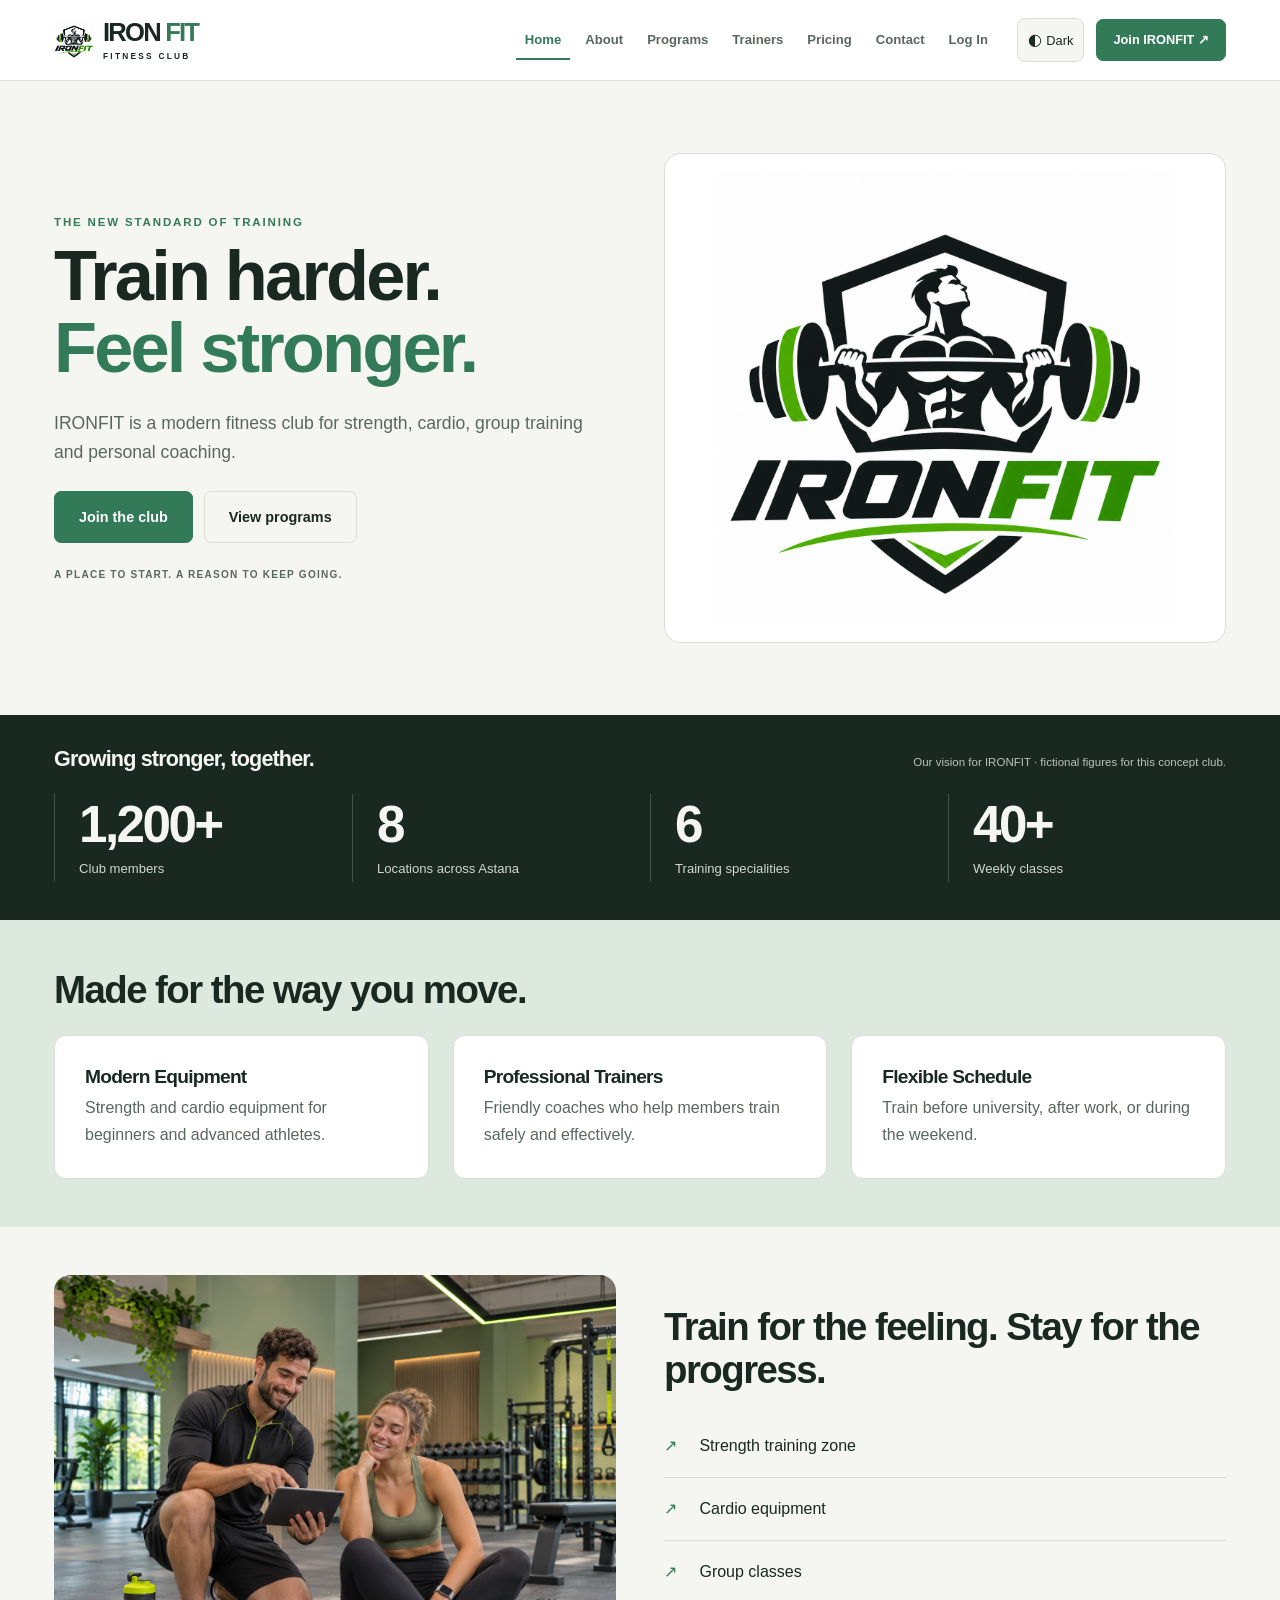
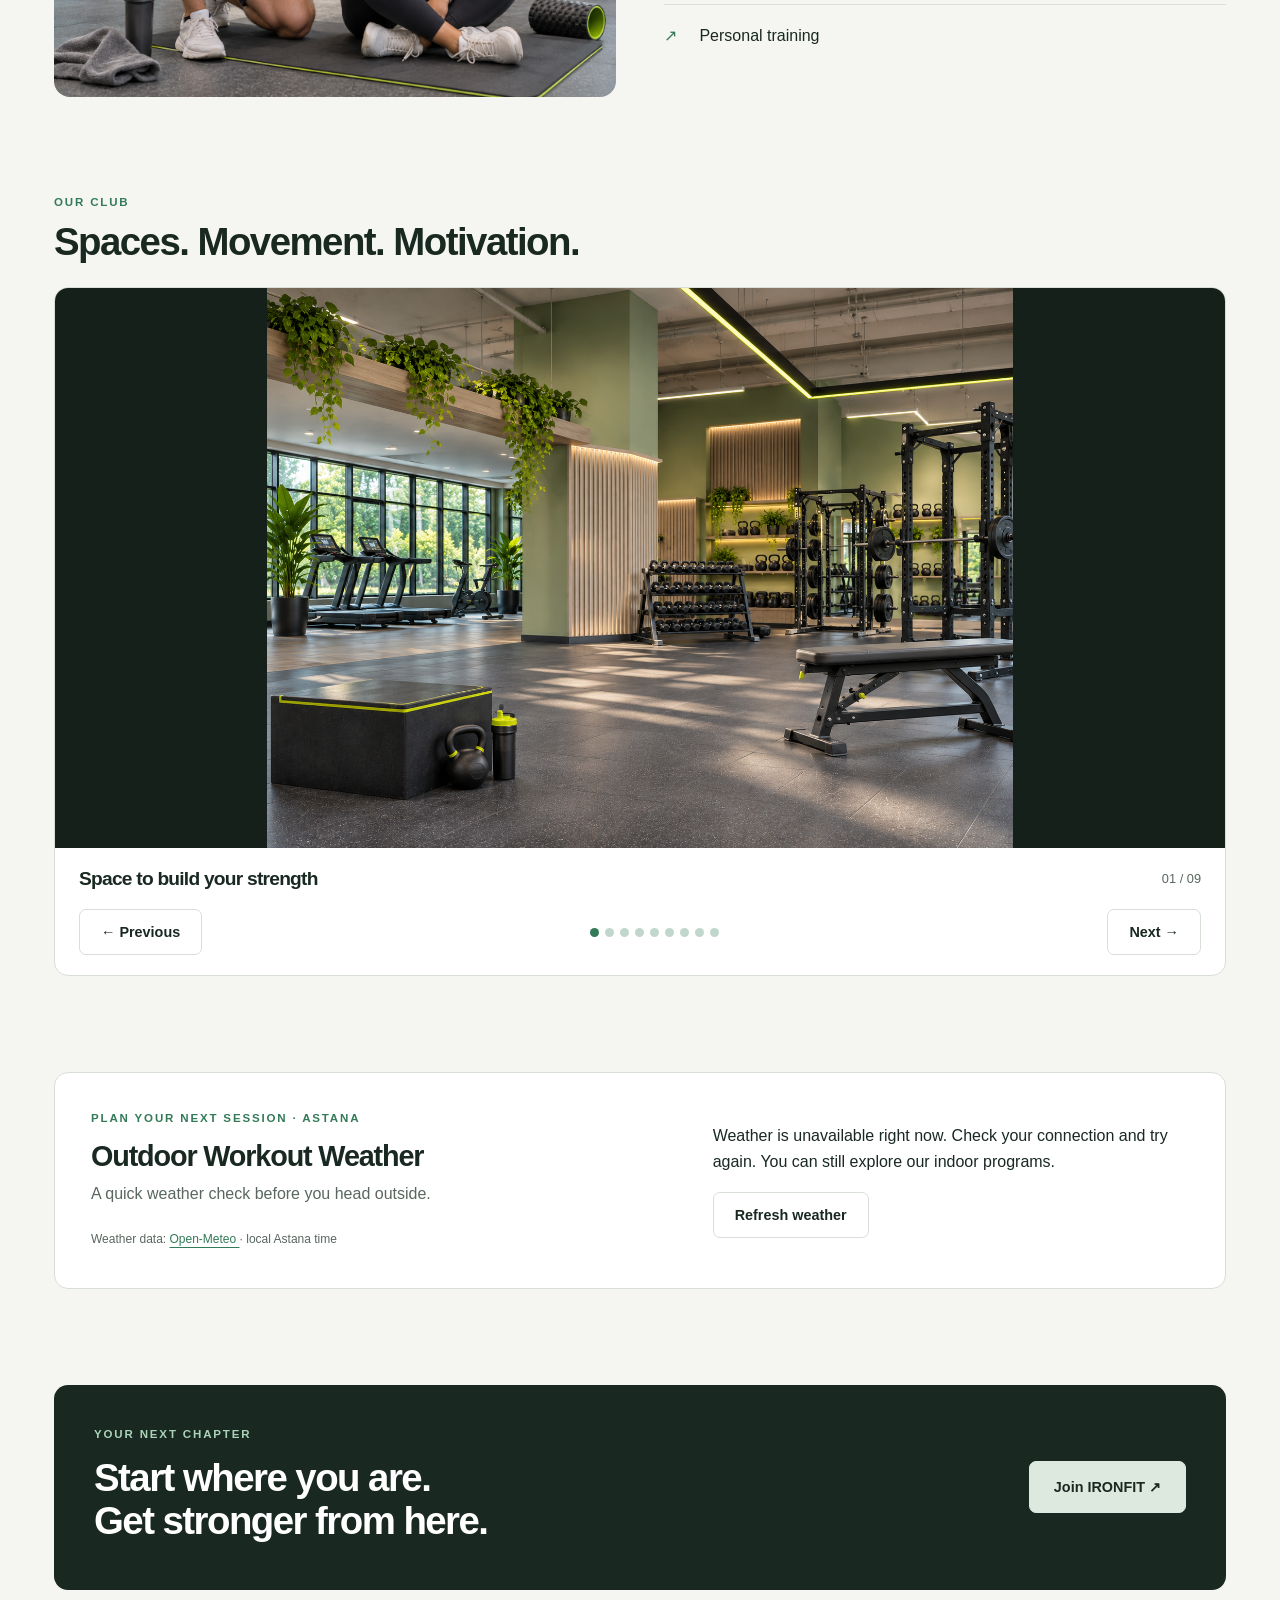
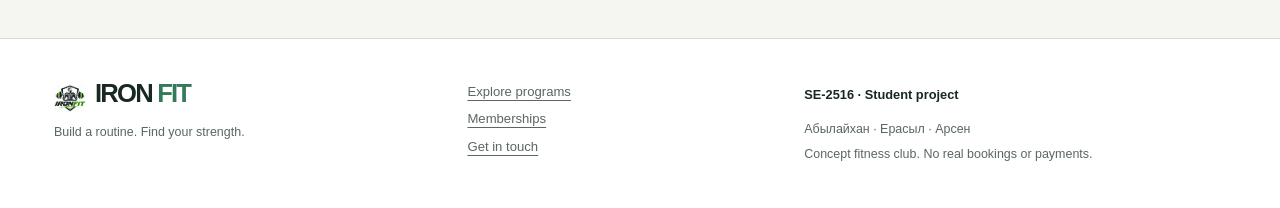
<file: index.html>
<!DOCTYPE html>
<html lang="en">
 <head>
  <meta charset="utf-8"/>
  <meta content="width=device-width, initial-scale=1.0" name="viewport"/>
  <title>
   Home | IRONFIT
  </title>
  <link href="css/vendor/bootstrap.min.css" rel="stylesheet"/>
  <link href="css/style.css" rel="stylesheet"/>
  <meta content="Find your training routine at IRONFIT: strength, cardio, group fitness and flexible memberships." name="description"/>
  <script src="js/theme.js">
  </script>
 </head>
 <body>
  <a class="skip-link" href="#main-content">
   Skip to content
  </a>
  <nav aria-label="Main navigation" class="navbar navbar-expand-xl sticky-top site-navbar">
   <div class="container">
    <a class="navbar-brand ironfit-logo" href="index.html">
     <img alt="" class="brand-mark" height="44" src="images/ironfit-logo.png" width="44"/>
     IRON
     <span>
      FIT
     </span>
     <small class="brand-subtitle">
      FITNESS CLUB
     </small>
    </a>
    <button aria-controls="mainNavbar" aria-expanded="false" aria-label="Toggle navigation" class="navbar-toggler" data-bs-target="#mainNavbar" data-bs-toggle="collapse" type="button">
     <span aria-hidden="true">
      ☰
     </span>
    </button>
    <div class="collapse navbar-collapse" id="mainNavbar">
     <ul class="navbar-nav ms-auto">
      <li class="nav-item">
       <a aria-current="page" class="nav-link active" href="index.html">
        Home
       </a>
      </li>
      <li class="nav-item">
       <a class="nav-link" href="about.html">
        About
       </a>
      </li>
      <li class="nav-item">
       <a class="nav-link" href="programs.html">
        Programs
       </a>
      </li>
      <li class="nav-item">
       <a class="nav-link" href="trainers.html">
        Trainers
       </a>
      </li>
      <li class="nav-item">
       <a class="nav-link" href="pricing.html">
        Pricing
       </a>
      </li>
      <li class="nav-item">
       <a class="nav-link" href="contact.html">
        Contact
       </a>
      </li>
      <li class="nav-item">
       <a class="nav-link" data-auth-link="" href="login.html">
        Log In
       </a>
      </li>
     </ul>
     <div class="nav-actions">
      <button aria-label="Switch to dark mode" aria-pressed="false" class="theme-toggle" id="theme-toggle" type="button">
       <span aria-hidden="true">
        ◐
       </span>
       <span id="theme-label">
        Dark
       </span>
      </button>
      <a class="btn btn-success nav-join" href="signup.html">
       Join IRONFIT
       <span aria-hidden="true">
        ↗
       </span>
      </a>
     </div>
    </div>
   </div>
  </nav>
  <main id="main-content">
   <section class="hero-section py-5">
    <div class="container py-lg-5">
     <div class="row align-items-center g-5">
      <div class="col-12 col-lg-6">
       <p class="eyebrow mb-2">
        THE NEW STANDARD OF TRAINING
       </p>
       <h1 class="responsive-title fw-bold text-uppercase mb-4">
        Train harder.
        <br/>
        <span class="hero-accent">
         Feel stronger.
        </span>
       </h1>
       <p class="responsive-text text-secondary mb-4">
        IRONFIT is a modern fitness club for strength,
            cardio, group training and personal coaching.
       </p>
       <div aria-label="Home actions" class="btn-group" role="group">
        <a class="btn btn-success btn-lg" href="signup.html">
         Join the club
        </a>
        <a class="btn btn-outline-light btn-lg" href="programs.html">
         View programs
        </a>
       </div>
       <p class="hero-note mb-0 mt-4">
        A PLACE TO START. A REASON TO KEEP GOING.
       </p>
      </div>
      <div class="col-12 col-lg-6">
       <div class="hero-media">
        <img alt="IRONFIT Fitness Club logo" class="hero-image hero-logo" fetchpriority="high" height="1254" src="images/ironfit-logo.png" width="1254"/>
       </div>
      </div>
     </div>
    </div>
   </section>
   <section aria-labelledby="stats-heading" class="club-stats">
    <div class="container">
     <div class="stats-heading">
      <h2 id="stats-heading">
       Growing stronger, together.
      </h2>
      <p>
       Our vision for IRONFIT · fictional figures for this concept club.
      </p>
     </div>
     <div class="stats-grid">
      <div>
       <strong data-count="1200" data-suffix="+">
        1,200+
       </strong>
       <span>
        Club members
       </span>
      </div>
      <div>
       <strong data-count="8">
        8
       </strong>
       <span>
        Locations across Astana
       </span>
      </div>
      <div>
       <strong data-count="6">
        6
       </strong>
       <span>
        Training specialities
       </span>
      </div>
      <div>
       <strong data-count="40" data-suffix="+">
        40+
       </strong>
       <span>
        Weekly classes
       </span>
      </div>
     </div>
    </div>
   </section>
   <section class="py-5 bg-panel">
    <div class="container">
     <h2 class="fw-bold mb-4">
      Made for the way you move.
     </h2>
     <div class="mq-card-group">
      <article class="mq-card">
       <h3>
        Modern Equipment
       </h3>
       <p>
        Strength and cardio equipment for beginners
            and advanced athletes.
       </p>
      </article>
      <article class="mq-card">
       <h3>
        Professional Trainers
       </h3>
       <p>
        Friendly coaches who help members train
            safely and effectively.
       </p>
      </article>
      <article class="mq-card">
       <h3>
        Flexible Schedule
       </h3>
       <p>
        Train before university, after work,
            or during the weekend.
       </p>
      </article>
     </div>
    </div>
   </section>
   <section class="py-5">
    <div class="container">
     <div class="row align-items-center g-5">
      <div class="col-12 col-lg-6">
       <img alt="Athlete training at IRONFIT" class="img-fluid rounded-4" decoding="async" loading="lazy" src="images/personal-coaching.png"/>
      </div>
      <div class="col-12 col-lg-6">
       <h2 class="fw-bold mb-4">
        Train for the feeling. Stay for the progress.
       </h2>
       <ul class="list-group list-group-flush iron-list">
        <li class="list-group-item">
         Strength training zone
        </li>
        <li class="list-group-item">
         Cardio equipment
        </li>
        <li class="list-group-item">
         Group classes
        </li>
        <li class="list-group-item">
         Personal training
        </li>
       </ul>
      </div>
     </div>
    </div>
   </section>
   <section class="py-5 gallery-section">
    <div class="container">
     <p class="eyebrow mb-2">
      OUR CLUB
     </p>
     <h2 class="fw-bold mb-4">
      Spaces. Movement. Motivation.
     </h2>
     <div aria-label="Inside IRONFIT" aria-roledescription="carousel" class="carousel slide club-gallery" data-bs-interval="false" data-bs-touch="true" id="ironfitCarousel" role="region" tabindex="0">
      <div class="carousel-inner">
       <div class="carousel-item active">
        <img alt="Space to build your strength" class="carousel-image" decoding="async" height="1086" src="images/gym-interior.png" width="1448"/>
        <div class="gallery-caption">
         <h3>
          Space to build your strength
         </h3>
         <span>
          01 / 09
         </span>
        </div>
       </div>
       <div class="carousel-item">
        <img alt="Strength training" class="carousel-image" decoding="async" height="1086" src="images/strength-session.png" width="1448"/>
        <div class="gallery-caption">
         <h3>
          Strength training
         </h3>
         <span>
          02 / 09
         </span>
        </div>
       </div>
       <div class="carousel-item">
        <img alt="Find your rhythm" class="carousel-image" decoding="async" height="1086" src="images/cardio-zone.png" width="1448"/>
        <div class="gallery-caption">
         <h3>
          Find your rhythm
         </h3>
         <span>
          03 / 09
         </span>
        </div>
       </div>
       <div class="carousel-item">
        <img alt="Stronger as a group" class="carousel-image" decoding="async" height="1086" src="images/group-session.png" width="1448"/>
        <div class="gallery-caption">
         <h3>
          Stronger as a group
         </h3>
         <span>
          04 / 09
         </span>
        </div>
       </div>
       <div class="carousel-item">
        <img alt="Move, stretch, recover" class="carousel-image" decoding="async" height="1086" src="images/mobility-zone.png" width="1448"/>
        <div class="gallery-caption">
         <h3>
          Move, stretch, recover
         </h3>
         <span>
          05 / 09
         </span>
        </div>
       </div>
       <div class="carousel-item">
        <img alt="Coaching built around you" class="carousel-image" decoding="async" height="1086" src="images/personal-coaching.png" width="1448"/>
        <div class="gallery-caption">
         <h3>
          Coaching built around you
         </h3>
         <span>
          06 / 09
         </span>
        </div>
       </div>
       <div class="carousel-item">
        <img alt="Recharge between sessions" class="carousel-image" decoding="async" height="1086" src="images/lounge.png" width="1448"/>
        <div class="gallery-caption">
         <h3>
          Recharge between sessions
         </h3>
         <span>
          07 / 09
         </span>
        </div>
       </div>
       <div class="carousel-item">
        <img alt="Your fitness community" class="carousel-image" decoding="async" height="1086" src="images/community.png" width="1448"/>
        <div class="gallery-caption">
         <h3>
          Your fitness community
         </h3>
         <span>
          08 / 09
         </span>
        </div>
       </div>
       <div class="carousel-item">
        <img alt="A warm welcome at IRONFIT" class="carousel-image" decoding="async" height="1086" src="images/reception.png" width="1448"/>
        <div class="gallery-caption">
         <h3>
          A warm welcome at IRONFIT
         </h3>
         <span>
          09 / 09
         </span>
        </div>
       </div>
      </div>
      <div class="gallery-controls">
       <button aria-label="Previous slide" class="btn btn-outline-success" data-bs-slide="prev" data-bs-target="#ironfitCarousel" type="button">
        ← Previous
       </button>
       <div class="carousel-indicators">
        <button aria-current="true" aria-label="Show slide 1: Space to build your strength" class="active" data-bs-slide-to="0" data-bs-target="#ironfitCarousel" type="button">
        </button>
        <button aria-label="Show slide 2: Strength training" class="" data-bs-slide-to="1" data-bs-target="#ironfitCarousel" type="button">
        </button>
        <button aria-label="Show slide 3: Find your rhythm" class="" data-bs-slide-to="2" data-bs-target="#ironfitCarousel" type="button">
        </button>
        <button aria-label="Show slide 4: Stronger as a group" class="" data-bs-slide-to="3" data-bs-target="#ironfitCarousel" type="button">
        </button>
        <button aria-label="Show slide 5: Move, stretch, recover" class="" data-bs-slide-to="4" data-bs-target="#ironfitCarousel" type="button">
        </button>
        <button aria-label="Show slide 6: Coaching built around you" class="" data-bs-slide-to="5" data-bs-target="#ironfitCarousel" type="button">
        </button>
        <button aria-label="Show slide 7: Recharge between sessions" class="" data-bs-slide-to="6" data-bs-target="#ironfitCarousel" type="button">
        </button>
        <button aria-label="Show slide 8: Your fitness community" class="" data-bs-slide-to="7" data-bs-target="#ironfitCarousel" type="button">
        </button>
        <button aria-label="Show slide 9: A warm welcome at IRONFIT" class="" data-bs-slide-to="8" data-bs-target="#ironfitCarousel" type="button">
        </button>
       </div>
       <button aria-label="Next slide" class="btn btn-outline-success" data-bs-slide="next" data-bs-target="#ironfitCarousel" type="button">
        Next →
       </button>
      </div>
      <p aria-live="polite" class="visually-hidden" id="gallery-status" role="status">
       Slide 1 of 9
      </p>
     </div>
    </div>
   </section>
   <section class="py-5">
    <div class="container">
     <div aria-busy="true" class="weather-panel" id="weather-panel">
      <div>
       <p class="eyebrow">
        PLAN YOUR NEXT SESSION · ASTANA
       </p>
       <h2>
        Outdoor Workout Weather
       </h2>
       <p class="text-secondary">
        A quick weather check before you head outside.
       </p>
       <small>
        Weather data:
        <a href="https://open-meteo.com/" rel="noopener" target="_blank">
         Open-Meteo
        </a>
        · local Astana time
       </small>
      </div>
      <div>
       <div aria-live="polite" id="weather-status" role="status">
        Loading current weather…
       </div>
       <button class="btn btn-outline-success mt-3" id="weather-refresh" type="button">
        Refresh weather
       </button>
      </div>
     </div>
    </div>
   </section>
   <section class="py-5">
    <div class="container">
     <div class="join-banner">
      <div>
       <p class="eyebrow">
        YOUR NEXT CHAPTER
       </p>
       <h2>
        Start where you are.
        <br/>
        Get stronger from here.
       </h2>
      </div>
      <a class="btn btn-success btn-lg" href="signup.html">
       Join IRONFIT ↗
      </a>
     </div>
    </div>
   </section>
  </main>
  <footer class="site-footer">
   <div class="container footer-grid">
    <div>
     <a class="ironfit-logo" href="index.html">
      <img alt="" class="brand-mark" height="44" src="images/ironfit-logo.png" width="44"/>
      IRON
      <span>
       FIT
      </span>
     </a>
     <p>
      Build a routine. Find your strength.
     </p>
    </div>
    <div>
     <a href="programs.html">
      Explore programs
     </a>
     <a href="pricing.html">
      Memberships
     </a>
     <a href="contact.html">
      Get in touch
     </a>
    </div>
    <div>
     <strong>
      SE-2516 · Student project
     </strong>
     <p>
      Абылайхан · Ерасыл · Арсен
     </p>
     <small>
      Concept fitness club. No real bookings or payments.
     </small>
    </div>
   </div>
  </footer>
  <script defer="" src="js/site.js">
  </script>
  <script defer="" src="js/weather.js">
  </script>
  <script defer="" src="js/vendor/bootstrap.bundle.min.js">
  </script>
  <script defer="" src="js/home.js">
  </script>
 </body>
</html>
</file>
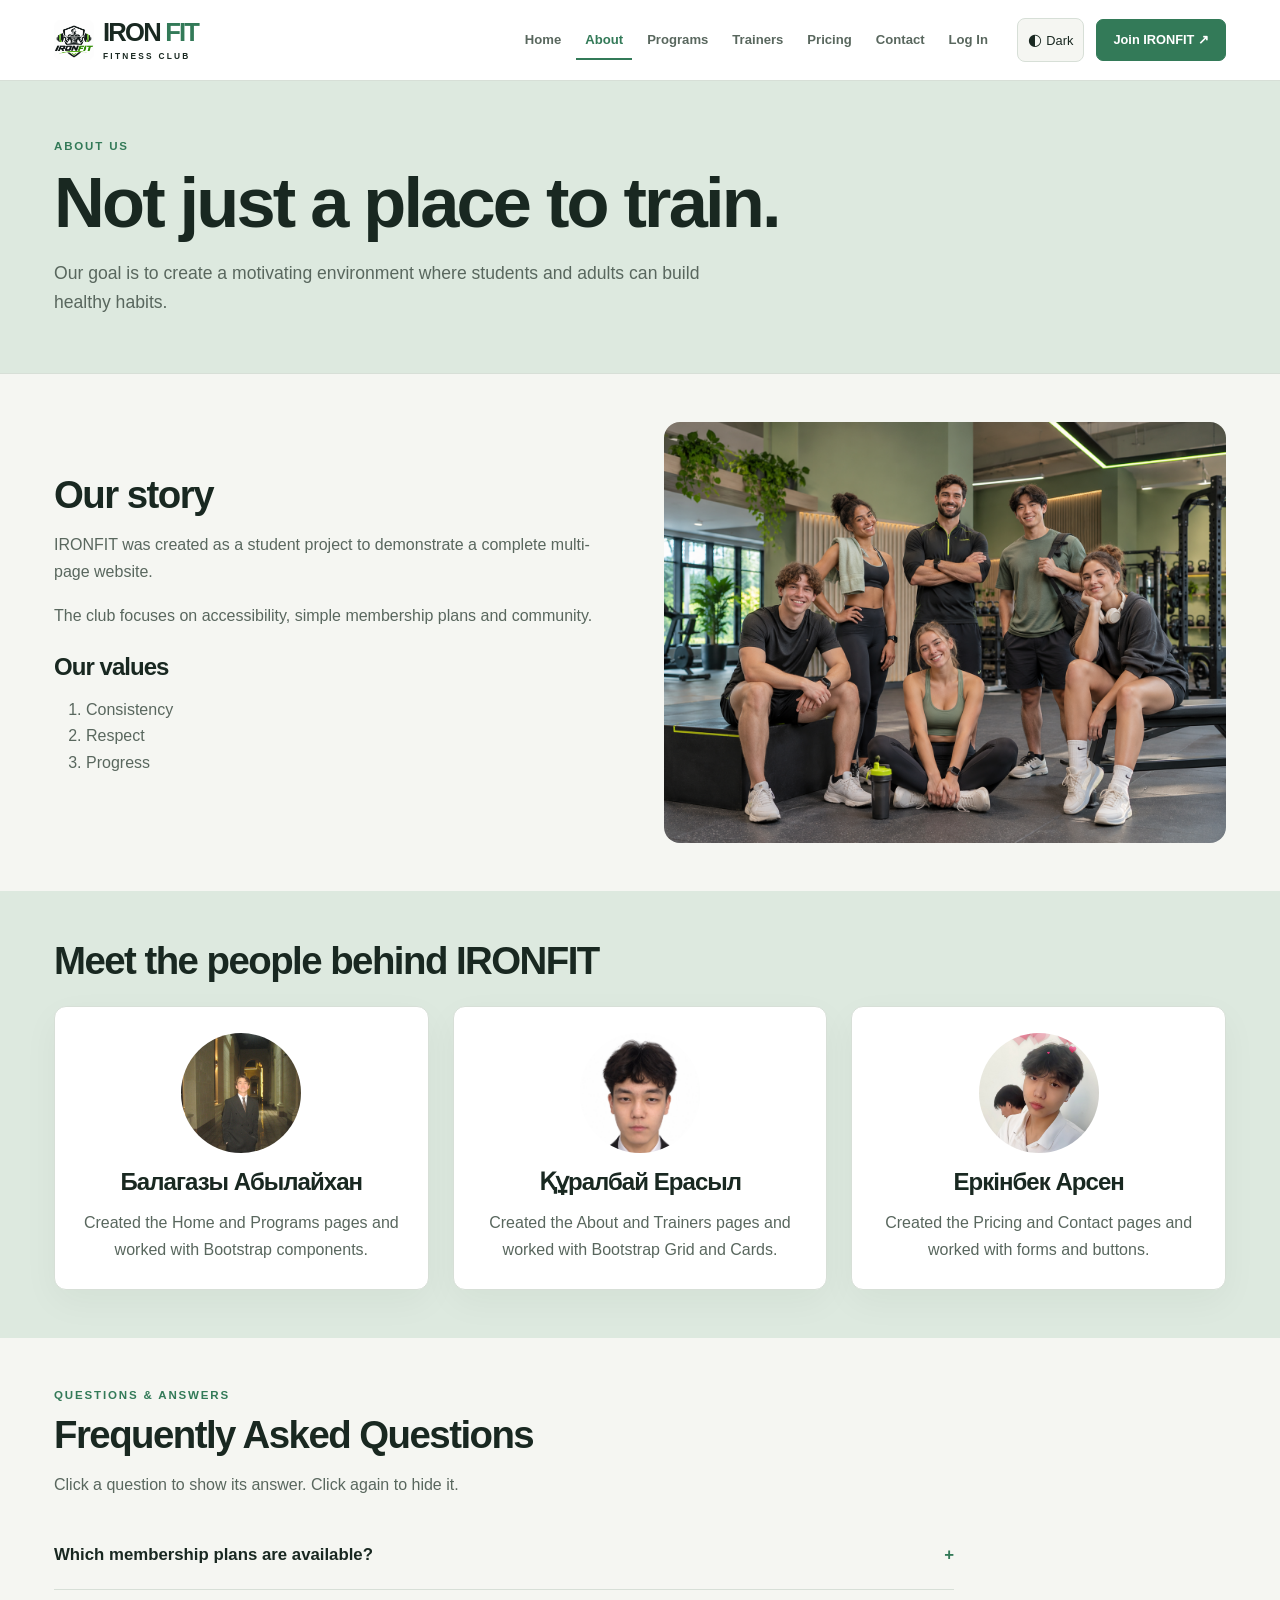
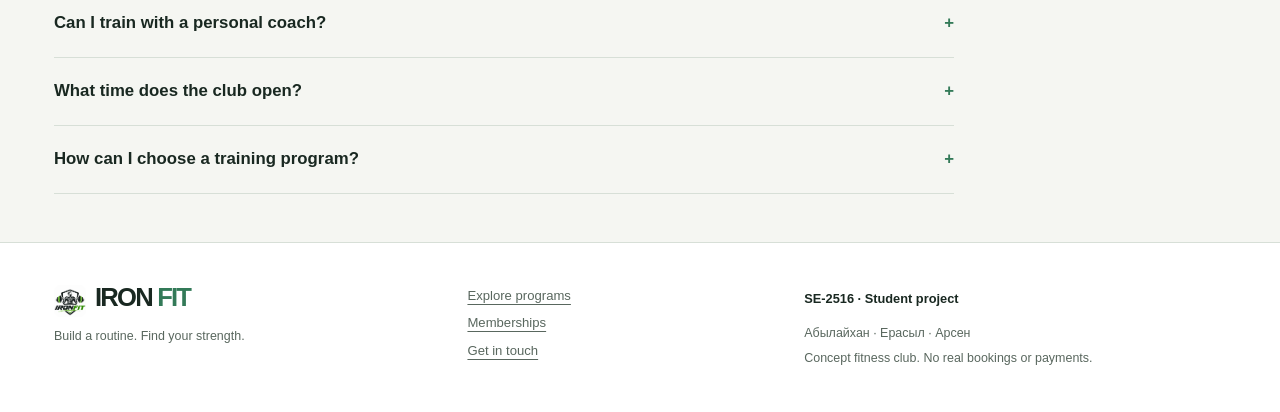
<file: about.html>
<!DOCTYPE html>
<html lang="en">
 <head>
  <meta charset="utf-8"/>
  <meta content="width=device-width, initial-scale=1.0" name="viewport"/>
  <title>
   About Us | IRONFIT
  </title>
  <link href="css/vendor/bootstrap.min.css" rel="stylesheet"/>
  <link href="css/style.css" rel="stylesheet"/>
  <meta content="Find your training routine at IRONFIT: strength, cardio, group fitness and flexible memberships." name="description"/>
  <script src="js/theme.js">
  </script>
 </head>
 <body>
  <a class="skip-link" href="#main-content">
   Skip to content
  </a>
  <nav aria-label="Main navigation" class="navbar navbar-expand-xl sticky-top site-navbar">
   <div class="container">
    <a class="navbar-brand ironfit-logo" href="index.html">
     <img alt="" class="brand-mark" height="44" src="images/ironfit-logo.png" width="44"/>
     IRON
     <span>
      FIT
     </span>
     <small class="brand-subtitle">
      FITNESS CLUB
     </small>
    </a>
    <button aria-controls="mainNavbar" aria-expanded="false" aria-label="Toggle navigation" class="navbar-toggler" data-bs-target="#mainNavbar" data-bs-toggle="collapse" type="button">
     <span aria-hidden="true">
      ☰
     </span>
    </button>
    <div class="collapse navbar-collapse" id="mainNavbar">
     <ul class="navbar-nav ms-auto">
      <li class="nav-item">
       <a class="nav-link" href="index.html">
        Home
       </a>
      </li>
      <li class="nav-item">
       <a aria-current="page" class="nav-link active" href="about.html">
        About
       </a>
      </li>
      <li class="nav-item">
       <a class="nav-link" href="programs.html">
        Programs
       </a>
      </li>
      <li class="nav-item">
       <a class="nav-link" href="trainers.html">
        Trainers
       </a>
      </li>
      <li class="nav-item">
       <a class="nav-link" href="pricing.html">
        Pricing
       </a>
      </li>
      <li class="nav-item">
       <a class="nav-link" href="contact.html">
        Contact
       </a>
      </li>
      <li class="nav-item">
       <a class="nav-link" data-auth-link="" href="login.html">
        Log In
       </a>
      </li>
     </ul>
     <div class="nav-actions">
      <button aria-label="Switch to dark mode" aria-pressed="false" class="theme-toggle" id="theme-toggle" type="button">
       <span aria-hidden="true">
        ◐
       </span>
       <span id="theme-label">
        Dark
       </span>
      </button>
      <a class="btn btn-success nav-join" href="signup.html">
       Join IRONFIT
       <span aria-hidden="true">
        ↗
       </span>
      </a>
     </div>
    </div>
   </div>
  </nav>
  <main id="main-content">
   <section class="page-hero py-5" data-section="02 / ABOUT">
    <div class="container py-lg-4">
     <p class="eyebrow mb-2">
      ABOUT US
     </p>
     <h1 class="responsive-title fw-bold text-uppercase mb-3">
      Not just a place to train.
     </h1>
     <p class="responsive-text text-secondary mb-0">
      Our goal is to create a motivating environment
        where students and adults can build healthy habits.
     </p>
    </div>
   </section>
   <section class="py-5">
    <div class="container">
     <div class="row align-items-center g-5">
      <div class="col-12 col-lg-6">
       <h2 class="fw-bold mb-3">
        Our story
       </h2>
       <p class="text-secondary">
        IRONFIT was created as a student project
            to demonstrate a complete multi-page website.
       </p>
       <p class="text-secondary">
        The club focuses on accessibility,
            simple membership plans and community.
       </p>
       <h3 class="mt-lg-4 mb-3">
        Our values
       </h3>
       <ol class="text-secondary">
        <li>
         Consistency
        </li>
        <li>
         Respect
        </li>
        <li>
         Progress
        </li>
       </ol>
      </div>
      <div class="col-12 col-lg-6">
       <img alt="Fitness club members training" class="img-fluid rounded-4" decoding="async" loading="lazy" src="images/community.png"/>
      </div>
     </div>
    </div>
   </section>
   <section class="py-5 bg-panel">
    <div class="container">
     <h2 class="fw-bold mb-4">
      Meet the people behind IRONFIT
     </h2>
     <div class="row g-4">
      <div class="col-12 col-md-6 col-lg-4">
       <article class="card bootstrap-card h-100 text-center">
        <div class="card-body">
         <img alt="Photo of Abylaikhan" class="team-photo mx-auto mb-3" decoding="async" loading="lazy" src="images/abylai.jpg"/>
         <h3 class="card-title">
          Балагазы Абылайхан
         </h3>
         <p class="card-text text-secondary">
          Created the Home and Programs pages
                and worked with Bootstrap components.
         </p>
        </div>
       </article>
      </div>
      <div class="col-12 col-md-6 col-lg-4">
       <article class="card bootstrap-card h-100 text-center">
        <div class="card-body">
         <img alt="Photo of Erasyl" class="team-photo mx-auto mb-3" decoding="async" loading="lazy" src="images/PHOTO-2026-09-25-15-36-45.jpg"/>
         <h3 class="card-title">
          Құралбай Ерасыл
         </h3>
         <p class="card-text text-secondary">
          Created the About and Trainers pages
                and worked with Bootstrap Grid and Cards.
         </p>
        </div>
       </article>
      </div>
      <div class="col-12 col-md-6 col-lg-4">
       <article class="card bootstrap-card h-100 text-center">
        <div class="card-body">
         <img alt="Photo of Arsen" class="team-photo mx-auto mb-3" decoding="async" loading="lazy" src="images/arsen.jpg"/>
         <h3 class="card-title">
          Еркінбек Арсен
         </h3>
         <p class="card-text text-secondary">
          Created the Pricing and Contact pages
                and worked with forms and buttons.
         </p>
        </div>
       </article>
      </div>
     </div>
    </div>
   </section>
   <section class="py-5" id="faq">
    <div class="container">
     <p class="eyebrow mb-2">
      QUESTIONS &amp; ANSWERS
     </p>
     <h2 class="fw-bold mb-3">
      Frequently Asked Questions
     </h2>
     <p class="text-secondary mb-4">
      Click a question to show its answer. Click again to hide it.
     </p>
     <div class="faq-list">
      <article class="faq-item">
       <h3 class="m-0">
        <button aria-controls="faq-answer-1" aria-expanded="false" class="faq-question" type="button">
         Which membership plans are available?
         <span aria-hidden="true" class="faq-symbol">
          +
         </span>
        </button>
       </h3>
       <div aria-hidden="true" class="faq-answer" hidden="" id="faq-answer-1">
        <div class="faq-answer-inner">
         <p>
          IRONFIT has Basic, Standard, and Premium plans. Visit the Pricing page to compare them.
         </p>
        </div>
       </div>
      </article>
      <article class="faq-item">
       <h3 class="m-0">
        <button aria-controls="faq-answer-2" aria-expanded="false" class="faq-question" type="button">
         Can I train with a personal coach?
         <span aria-hidden="true" class="faq-symbol">
          +
         </span>
        </button>
       </h3>
       <div aria-hidden="true" class="faq-answer" hidden="" id="faq-answer-2">
        <div class="faq-answer-inner">
         <p>
          Explore the coaching styles on Trainers, then use Contact to prepare a local enquiry.
         </p>
        </div>
       </div>
      </article>
      <article class="faq-item">
       <h3 class="m-0">
        <button aria-controls="faq-answer-3" aria-expanded="false" class="faq-question" type="button">
         What time does the club open?
         <span aria-hidden="true" class="faq-symbol">
          +
         </span>
        </button>
       </h3>
       <div aria-hidden="true" class="faq-answer" hidden="" id="faq-answer-3">
        <div class="faq-answer-inner">
         <p>
          The Contact page lists our opening hours as 06:00–23:00 daily.
         </p>
        </div>
       </div>
      </article>
      <article class="faq-item">
       <h3 class="m-0">
        <button aria-controls="faq-answer-4" aria-expanded="false" class="faq-question" type="button">
         How can I choose a training program?
         <span aria-hidden="true" class="faq-symbol">
          +
         </span>
        </button>
       </h3>
       <div aria-hidden="true" class="faq-answer" hidden="" id="faq-answer-4">
        <div class="faq-answer-inner">
         <p>
          Open the Programs page to compare Strength, Cardio, and Group Fitness.
         </p>
        </div>
       </div>
      </article>
     </div>
    </div>
   </section>
  </main>
  <footer class="site-footer">
   <div class="container footer-grid">
    <div>
     <a class="ironfit-logo" href="index.html">
      <img alt="" class="brand-mark" height="44" src="images/ironfit-logo.png" width="44"/>
      IRON
      <span>
       FIT
      </span>
     </a>
     <p>
      Build a routine. Find your strength.
     </p>
    </div>
    <div>
     <a href="programs.html">
      Explore programs
     </a>
     <a href="pricing.html">
      Memberships
     </a>
     <a href="contact.html">
      Get in touch
     </a>
    </div>
    <div>
     <strong>
      SE-2516 · Student project
     </strong>
     <p>
      Абылайхан · Ерасыл · Арсен
     </p>
     <small>
      Concept fitness club. No real bookings or payments.
     </small>
    </div>
   </div>
  </footer>
  <script defer="" src="js/site.js">
  </script>
  <script defer="" src="js/about.js">
  </script>
  <script defer="" src="js/vendor/bootstrap.bundle.min.js">
  </script>
 </body>
</html>
</file>
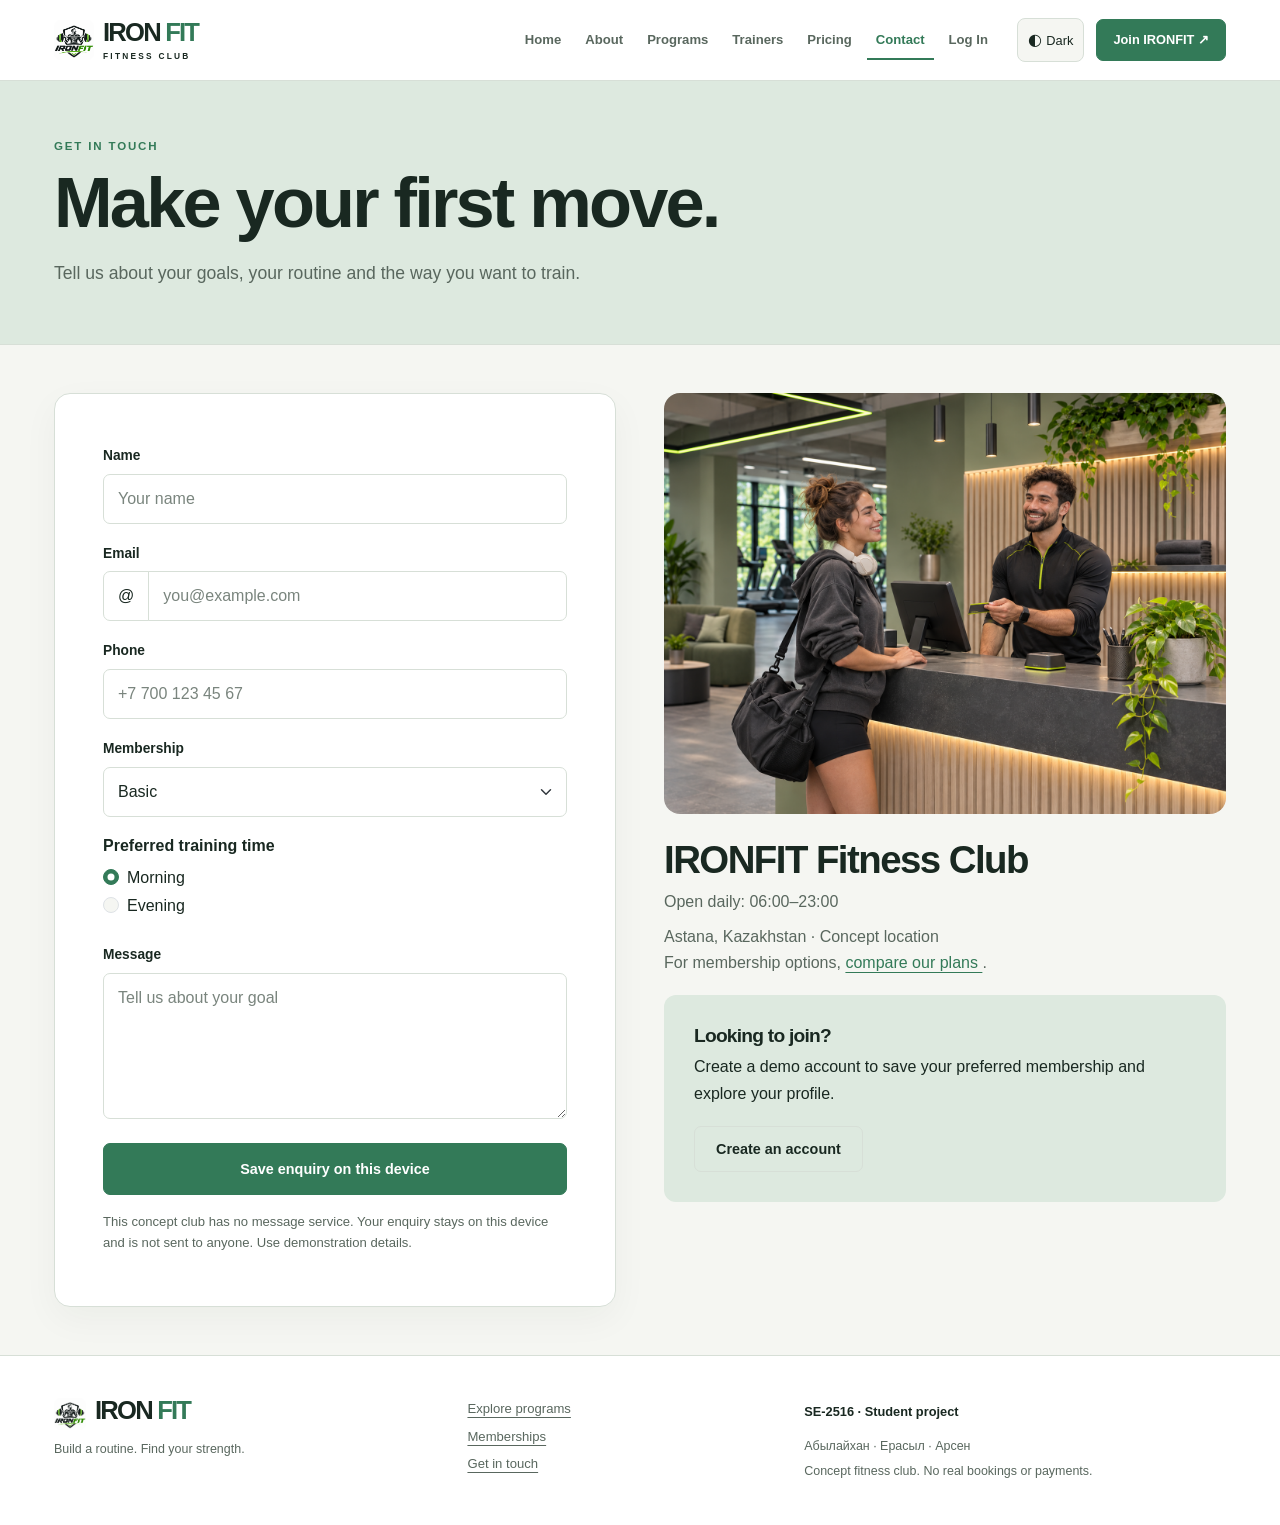
<file: contact.html>
<!DOCTYPE html>
<html lang="en">
 <head>
  <meta charset="utf-8"/>
  <meta content="width=device-width, initial-scale=1.0" name="viewport"/>
  <title>
   Contact | IRONFIT
  </title>
  <link href="css/vendor/bootstrap.min.css" rel="stylesheet"/>
  <link href="css/style.css" rel="stylesheet"/>
  <meta content="Find your training routine at IRONFIT: strength, cardio, group fitness and flexible memberships." name="description"/>
  <script src="js/theme.js">
  </script>
 </head>
 <body>
  <a class="skip-link" href="#main-content">
   Skip to content
  </a>
  <nav aria-label="Main navigation" class="navbar navbar-expand-xl sticky-top site-navbar">
   <div class="container">
    <a class="navbar-brand ironfit-logo" href="index.html">
     <img alt="" class="brand-mark" height="44" src="images/ironfit-logo.png" width="44"/>
     IRON
     <span>
      FIT
     </span>
     <small class="brand-subtitle">
      FITNESS CLUB
     </small>
    </a>
    <button aria-controls="mainNavbar" aria-expanded="false" aria-label="Toggle navigation" class="navbar-toggler" data-bs-target="#mainNavbar" data-bs-toggle="collapse" type="button">
     <span aria-hidden="true">
      ☰
     </span>
    </button>
    <div class="collapse navbar-collapse" id="mainNavbar">
     <ul class="navbar-nav ms-auto">
      <li class="nav-item">
       <a class="nav-link" href="index.html">
        Home
       </a>
      </li>
      <li class="nav-item">
       <a class="nav-link" href="about.html">
        About
       </a>
      </li>
      <li class="nav-item">
       <a class="nav-link" href="programs.html">
        Programs
       </a>
      </li>
      <li class="nav-item">
       <a class="nav-link" href="trainers.html">
        Trainers
       </a>
      </li>
      <li class="nav-item">
       <a class="nav-link" href="pricing.html">
        Pricing
       </a>
      </li>
      <li class="nav-item">
       <a aria-current="page" class="nav-link active" href="contact.html">
        Contact
       </a>
      </li>
      <li class="nav-item">
       <a class="nav-link" data-auth-link="" href="login.html">
        Log In
       </a>
      </li>
     </ul>
     <div class="nav-actions">
      <button aria-label="Switch to dark mode" aria-pressed="false" class="theme-toggle" id="theme-toggle" type="button">
       <span aria-hidden="true">
        ◐
       </span>
       <span id="theme-label">
        Dark
       </span>
      </button>
      <a class="btn btn-success nav-join" href="signup.html">
       Join IRONFIT
       <span aria-hidden="true">
        ↗
       </span>
      </a>
     </div>
    </div>
   </div>
  </nav>
  <main id="main-content">
   <section class="page-hero py-5" data-section="06 / CONTACT">
    <div class="container py-lg-4">
     <p class="eyebrow mb-2">
      GET IN TOUCH
     </p>
     <h1 class="responsive-title fw-bold text-uppercase mb-3">
      Make your first move.
     </h1>
     <p class="responsive-text text-secondary mb-0">
      Tell us about your goals, your routine and the way you want to train.
     </p>
    </div>
   </section>
   <section class="py-5">
    <div class="container">
     <div class="row g-5">
      <div class="col-12 col-lg-6">
       <form class="contact-form p-4 p-lg-5 rounded-4" data-form="contact" id="contact-form" novalidate="">
        <div class="mb-3">
         <label class="form-label" for="name">
          Name
         </label>
         <input aria-describedby="name-error" autocomplete="name" class="form-control" id="name" name="name" placeholder="Your name" type="text"/>
         <p class="field-error" id="name-error" role="alert">
         </p>
        </div>
        <div class="mb-3">
         <label class="form-label" for="email">
          Email
         </label>
         <div class="input-group">
          <span class="input-group-text">
           @
          </span>
          <input aria-describedby="email-error" autocomplete="email" class="form-control" id="email" inputmode="email" name="email" placeholder="you@example.com" type="text"/>
         </div>
         <p class="field-error" id="email-error" role="alert">
         </p>
        </div>
        <div class="mb-3">
         <label class="form-label" for="phone">
          Phone
         </label>
         <input aria-describedby="phone-error" aria-required="true" autocomplete="tel" class="form-control" id="phone" name="phone" placeholder="+7 700 123 45 67" type="tel"/>
         <p class="field-error" id="phone-error" role="alert">
         </p>
        </div>
        <div class="mb-3">
         <label class="form-label" for="plan">
          Membership
         </label>
         <select aria-describedby="plan-error" class="form-select" id="plan" name="plan">
          <option>
           Basic
          </option>
          <option>
           Standard
          </option>
          <option>
           Premium
          </option>
         </select>
         <p class="field-error" id="plan-error" role="alert">
         </p>
        </div>
        <fieldset class="mb-3">
         <legend class="form-label fs-6">
          Preferred training time
         </legend>
         <div class="form-check">
          <input checked="" class="form-check-input" id="morning" name="time" type="radio" value="morning"/>
          <label class="form-check-label" for="morning">
           Morning
          </label>
         </div>
         <div class="form-check">
          <input class="form-check-input" id="evening" name="time" type="radio" value="evening"/>
          <label class="form-check-label" for="evening">
           Evening
          </label>
         </div>
         <p class="field-error" id="time-error" role="alert">
         </p>
        </fieldset>
        <div class="mb-4">
         <label class="form-label" for="message">
          Message
         </label>
         <textarea aria-describedby="message-error" class="form-control" id="message" name="message" placeholder="Tell us about your goal" rows="5"></textarea>
         <p class="field-error" id="message-error" role="alert">
         </p>
        </div>
        <button class="btn btn-success btn-lg w-100" type="submit">
         Save enquiry on this device
        </button>
        <p class="form-note text-secondary mt-3 mb-1">
         This concept club has no message service. Your enquiry stays on this device and is not sent to anyone. Use demonstration details.
        </p>
        <p aria-live="polite" class="form-feedback mb-0" id="form-status" role="status">
        </p>
       </form>
      </div>
      <div class="col-12 col-lg-6">
       <img alt="A visitor speaking with a team member at the fitness club reception" class="img-fluid rounded-4 mb-4 reception-photo" decoding="async" loading="lazy" src="images/reception.png"/>
       <h2 class="fw-bold">
        IRONFIT Fitness Club
       </h2>
       <p class="text-secondary mb-2">
        Open daily: 06:00–23:00
       </p>
       <p class="text-secondary">
        Astana, Kazakhstan · Concept location
        <br/>
        For membership options,
        <a href="pricing.html">
         compare our plans
        </a>
        .
       </p>
       <div class="info-panel">
        <h3>
         Looking to join?
        </h3>
        <p>
         Create a demo account to save your preferred membership and explore your profile.
        </p>
        <a class="btn btn-outline-success" href="signup.html">
         Create an account
        </a>
       </div>
      </div>
     </div>
    </div>
   </section>
  </main>
  <footer class="site-footer">
   <div class="container footer-grid">
    <div>
     <a class="ironfit-logo" href="index.html">
      <img alt="" class="brand-mark" height="44" src="images/ironfit-logo.png" width="44"/>
      IRON
      <span>
       FIT
      </span>
     </a>
     <p>
      Build a routine. Find your strength.
     </p>
    </div>
    <div>
     <a href="programs.html">
      Explore programs
     </a>
     <a href="pricing.html">
      Memberships
     </a>
     <a href="contact.html">
      Get in touch
     </a>
    </div>
    <div>
     <strong>
      SE-2516 · Student project
     </strong>
     <p>
      Абылайхан · Ерасыл · Арсен
     </p>
     <small>
      Concept fitness club. No real bookings or payments.
     </small>
    </div>
   </div>
  </footer>
  <script defer="" src="js/site.js">
  </script>
  <script defer="" src="js/forms.js">
  </script>
  <script defer="" src="js/vendor/bootstrap.bundle.min.js">
  </script>
 </body>
</html>
</file>
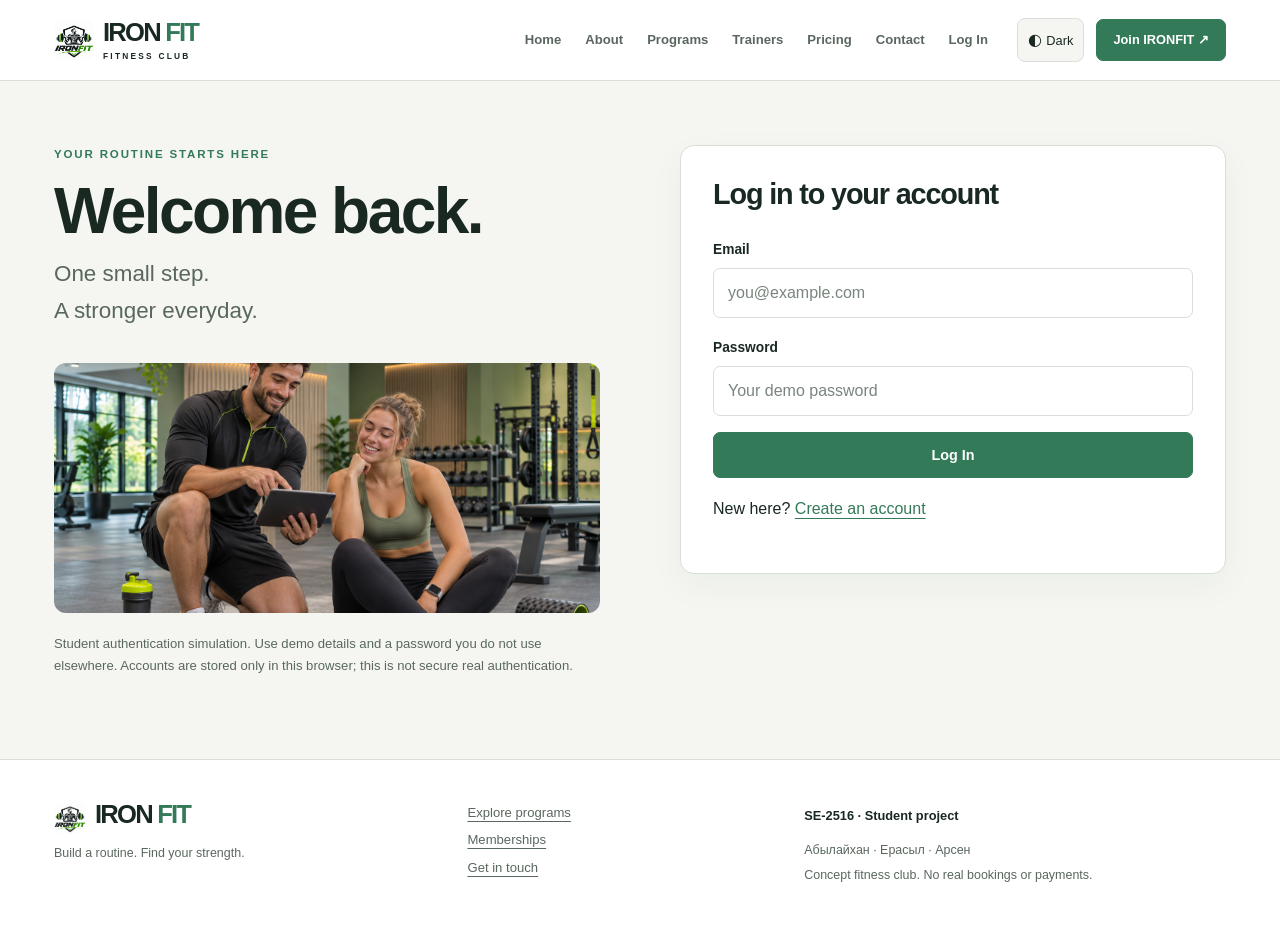
<file: login.html>
<!DOCTYPE html>
<html lang="en">
 <head>
  <meta charset="utf-8"/>
  <meta content="width=device-width, initial-scale=1" name="viewport"/>
  <meta content="Your IRONFIT demo membership account" name="description"/>
  <title>
   Welcome back. | IRONFIT
  </title>
  <link href="css/vendor/bootstrap.min.css" rel="stylesheet"/>
  <link href="css/style.css" rel="stylesheet"/>
  <script src="js/theme.js">
  </script>
 </head>
 <body>
  <a class="skip-link" href="#main-content">
   Skip to content
  </a>
  <nav aria-label="Main navigation" class="navbar navbar-expand-xl sticky-top site-navbar">
   <div class="container">
    <a class="navbar-brand ironfit-logo" href="index.html">
     <img alt="" class="brand-mark" height="44" src="images/ironfit-logo.png" width="44"/>
     IRON
     <span>
      FIT
     </span>
     <small class="brand-subtitle">
      FITNESS CLUB
     </small>
    </a>
    <button aria-controls="mainNavbar" aria-expanded="false" aria-label="Toggle navigation" class="navbar-toggler" data-bs-target="#mainNavbar" data-bs-toggle="collapse" type="button">
     <span aria-hidden="true">
      ☰
     </span>
    </button>
    <div class="collapse navbar-collapse" id="mainNavbar">
     <ul class="navbar-nav ms-auto">
      <li class="nav-item">
       <a class="nav-link" href="index.html">
        Home
       </a>
      </li>
      <li class="nav-item">
       <a class="nav-link" href="about.html">
        About
       </a>
      </li>
      <li class="nav-item">
       <a class="nav-link" href="programs.html">
        Programs
       </a>
      </li>
      <li class="nav-item">
       <a class="nav-link" href="trainers.html">
        Trainers
       </a>
      </li>
      <li class="nav-item">
       <a class="nav-link" href="pricing.html">
        Pricing
       </a>
      </li>
      <li class="nav-item">
       <a class="nav-link" href="contact.html">
        Contact
       </a>
      </li>
      <li class="nav-item">
       <a class="nav-link" data-auth-link="" href="login.html">
        Log In
       </a>
      </li>
     </ul>
     <div class="nav-actions">
      <button aria-label="Switch to dark mode" aria-pressed="false" class="theme-toggle" id="theme-toggle" type="button">
       <span aria-hidden="true">
        ◐
       </span>
       <span id="theme-label">
        Dark
       </span>
      </button>
      <a class="btn btn-success nav-join" href="signup.html">
       Join IRONFIT
       <span aria-hidden="true">
        ↗
       </span>
      </a>
     </div>
    </div>
   </div>
  </nav>
  <main id="main-content">
   <section class="account-section container">
    <div class="account-intro">
     <p class="eyebrow">
      YOUR ROUTINE STARTS HERE
     </p>
     <h1>
      Welcome back.
     </h1>
     <p>
      One small step.
      <br/>
      A stronger everyday.
     </p>
     <img alt="Athlete preparing for a workout" class="account-photo" src="images/personal-coaching.png"/>
     <p class="demo-note">
      Student authentication simulation. Use demo details and a password you do not use elsewhere. Accounts are stored only in this browser; this is not secure real authentication.
     </p>
    </div>
    <div class="account-card">
     <h2>
      Log in to your account
     </h2>
     <form data-form="login" id="login-form" novalidate="">
      <div class="mb-3">
       <label class="form-label" for="email">
        Email
       </label>
       <input aria-describedby="email-error" aria-required="true" autocomplete="email" class="form-control" id="email" name="email" placeholder="you@example.com" type="text"/>
       <p class="field-error" id="email-error" role="alert">
       </p>
      </div>
      <div class="mb-3">
       <label class="form-label" for="password">
        Password
       </label>
       <input aria-describedby="password-error" aria-required="true" autocomplete="current-password" class="form-control" id="password" name="password" placeholder="Your demo password" type="password"/>
       <p class="field-error" id="password-error" role="alert">
       </p>
      </div>
      <button class="btn btn-success w-100" type="submit">
       Log In
      </button>
      <p aria-live="polite" class="form-feedback mt-3" id="form-status" role="status">
      </p>
     </form>
     <p>
      New here?
      <a href="signup.html">
       Create an account
      </a>
     </p>
    </div>
   </section>
  </main>
  <footer class="site-footer">
   <div class="container footer-grid">
    <div>
     <a class="ironfit-logo" href="index.html">
      <img alt="" class="brand-mark" height="44" src="images/ironfit-logo.png" width="44"/>
      IRON
      <span>
       FIT
      </span>
     </a>
     <p>
      Build a routine. Find your strength.
     </p>
    </div>
    <div>
     <a href="programs.html">
      Explore programs
     </a>
     <a href="pricing.html">
      Memberships
     </a>
     <a href="contact.html">
      Get in touch
     </a>
    </div>
    <div>
     <strong>
      SE-2516 · Student project
     </strong>
     <p>
      Абылайхан · Ерасыл · Арсен
     </p>
     <small>
      Concept fitness club. No real bookings or payments.
     </small>
    </div>
   </div>
  </footer>
  <script defer="" src="js/vendor/bootstrap.bundle.min.js">
  </script>
  <script defer="" src="js/site.js">
  </script>
  <script defer="" src="js/forms.js">
  </script>
  <script defer="" src="js/auth.js">
  </script>
 </body>
</html>
</file>
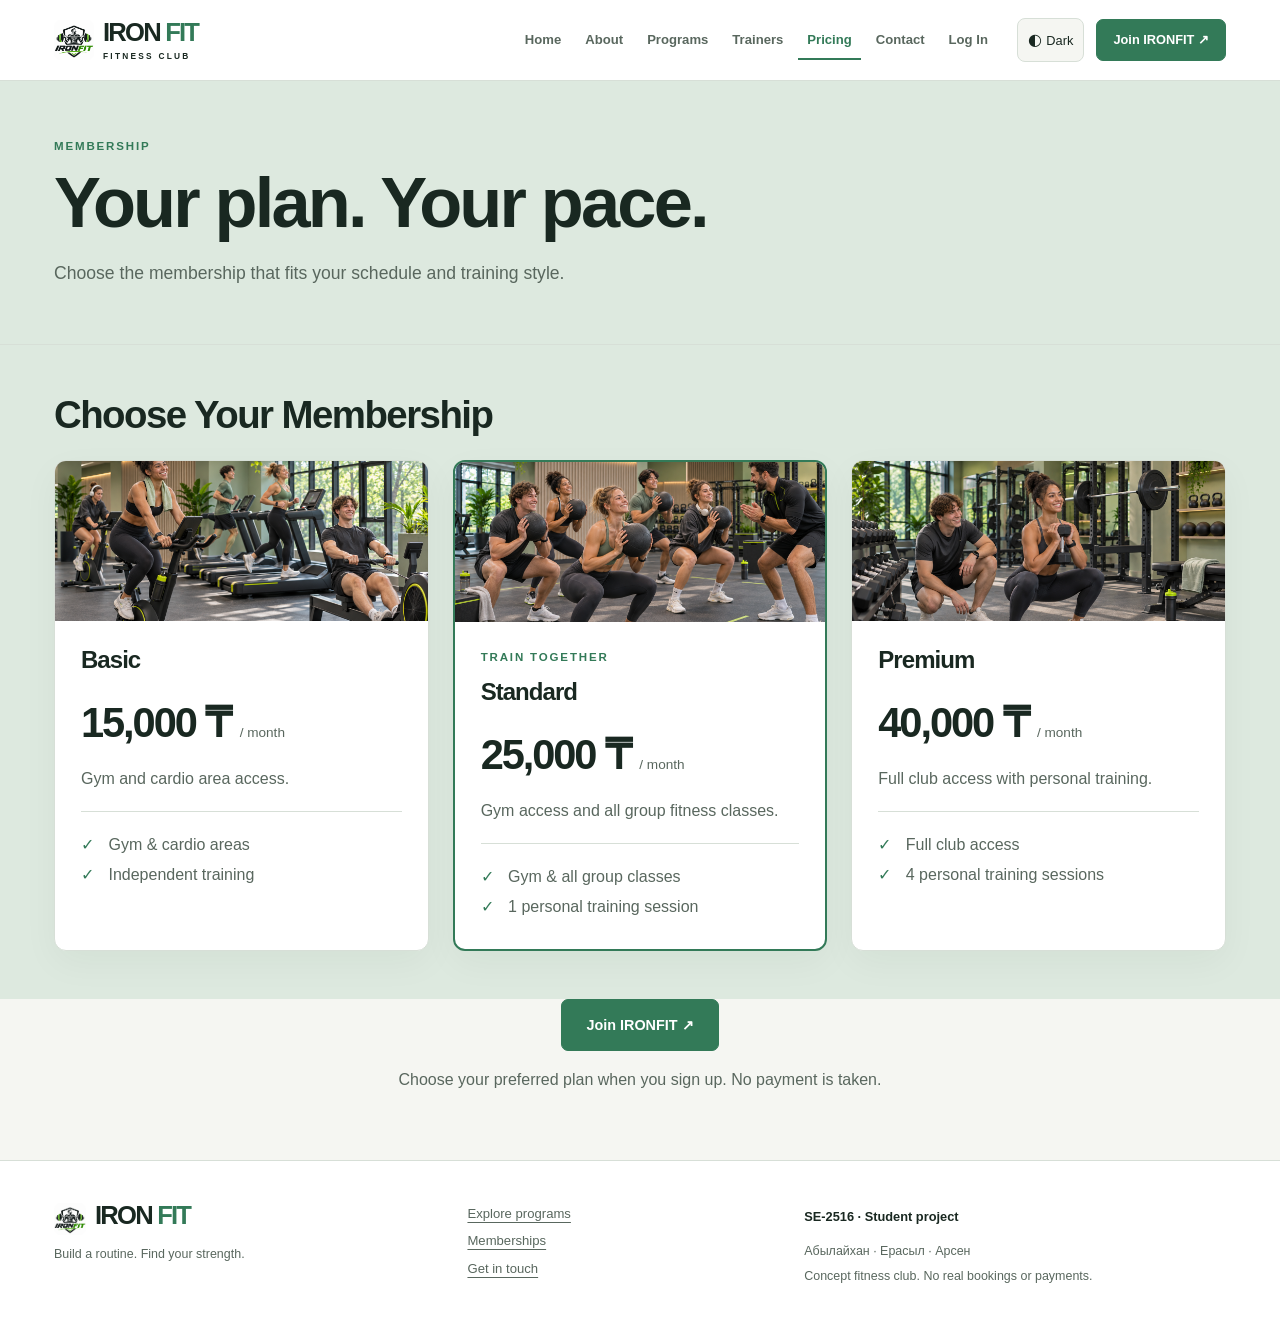
<file: pricing.html>
<!DOCTYPE html>
<html lang="en">
 <head>
  <meta charset="utf-8"/>
  <meta content="width=device-width, initial-scale=1.0" name="viewport"/>
  <title>
   Pricing | IRONFIT
  </title>
  <link href="css/vendor/bootstrap.min.css" rel="stylesheet"/>
  <link href="css/style.css" rel="stylesheet"/>
  <meta content="Find your training routine at IRONFIT: strength, cardio, group fitness and flexible memberships." name="description"/>
  <script src="js/theme.js">
  </script>
 </head>
 <body>
  <a class="skip-link" href="#main-content">
   Skip to content
  </a>
  <nav aria-label="Main navigation" class="navbar navbar-expand-xl sticky-top site-navbar">
   <div class="container">
    <a class="navbar-brand ironfit-logo" href="index.html">
     <img alt="" class="brand-mark" height="44" src="images/ironfit-logo.png" width="44"/>
     IRON
     <span>
      FIT
     </span>
     <small class="brand-subtitle">
      FITNESS CLUB
     </small>
    </a>
    <button aria-controls="mainNavbar" aria-expanded="false" aria-label="Toggle navigation" class="navbar-toggler" data-bs-target="#mainNavbar" data-bs-toggle="collapse" type="button">
     <span aria-hidden="true">
      ☰
     </span>
    </button>
    <div class="collapse navbar-collapse" id="mainNavbar">
     <ul class="navbar-nav ms-auto">
      <li class="nav-item">
       <a class="nav-link" href="index.html">
        Home
       </a>
      </li>
      <li class="nav-item">
       <a class="nav-link" href="about.html">
        About
       </a>
      </li>
      <li class="nav-item">
       <a class="nav-link" href="programs.html">
        Programs
       </a>
      </li>
      <li class="nav-item">
       <a class="nav-link" href="trainers.html">
        Trainers
       </a>
      </li>
      <li class="nav-item">
       <a aria-current="page" class="nav-link active" href="pricing.html">
        Pricing
       </a>
      </li>
      <li class="nav-item">
       <a class="nav-link" href="contact.html">
        Contact
       </a>
      </li>
      <li class="nav-item">
       <a class="nav-link" data-auth-link="" href="login.html">
        Log In
       </a>
      </li>
     </ul>
     <div class="nav-actions">
      <button aria-label="Switch to dark mode" aria-pressed="false" class="theme-toggle" id="theme-toggle" type="button">
       <span aria-hidden="true">
        ◐
       </span>
       <span id="theme-label">
        Dark
       </span>
      </button>
      <a class="btn btn-success nav-join" href="signup.html">
       Join IRONFIT
       <span aria-hidden="true">
        ↗
       </span>
      </a>
     </div>
    </div>
   </div>
  </nav>
  <main id="main-content">
   <section class="page-hero py-5" data-section="05 / MEMBERSHIP">
    <div class="container py-lg-4">
     <p class="eyebrow mb-2">
      MEMBERSHIP
     </p>
     <h1 class="responsive-title fw-bold text-uppercase mb-3">
      Your plan. Your pace.
     </h1>
     <p class="responsive-text text-secondary mb-0">
      Choose the membership that fits
        your schedule and training style.
     </p>
    </div>
   </section>
   <section class="py-5 bg-panel">
    <div class="container">
     <h2 class="fw-bold mb-4">
      Choose Your Membership
     </h2>
     <div class="row g-4">
      <div class="col-12 col-md-6 col-lg-4">
       <article class="card bootstrap-card h-100 price-card">
        <img alt="Basic membership" class="card-img-top program-photo" decoding="async" loading="lazy" src="images/cardio-zone.png"/>
        <div class="card-body d-flex flex-column">
         <h3 class="card-title">
          Basic
         </h3>
         <h4 class="price">
          15,000 ₸
          <small>
           / month
          </small>
         </h4>
         <p class="text-secondary">
          Gym and cardio area access.
         </p>
         <ul class="plan-features">
          <li>
           Gym &amp; cardio areas
          </li>
          <li>
           Independent training
          </li>
         </ul>
        </div>
       </article>
      </div>
      <div class="col-12 col-md-6 col-lg-4">
       <article class="card bootstrap-card h-100 price-card featured-plan">
        <img alt="Standard membership" class="card-img-top program-photo" decoding="async" loading="lazy" src="images/group-session.png"/>
        <div class="card-body d-flex flex-column">
         <p class="eyebrow">
          TRAIN TOGETHER
         </p>
         <h3 class="card-title">
          Standard
         </h3>
         <h4 class="price">
          25,000 ₸
          <small>
           / month
          </small>
         </h4>
         <p class="text-secondary">
          Gym access and all group fitness classes.
         </p>
         <ul class="plan-features">
          <li>
           Gym &amp; all group classes
          </li>
          <li>
           1 personal training session
          </li>
         </ul>
        </div>
       </article>
      </div>
      <div class="col-12 col-md-6 col-lg-4">
       <article class="card bootstrap-card h-100 price-card">
        <img alt="Premium membership" class="card-img-top program-photo" decoding="async" loading="lazy" src="images/strength-session.png"/>
        <div class="card-body d-flex flex-column">
         <h3 class="card-title">
          Premium
         </h3>
         <h4 class="price">
          40,000 ₸
          <small>
           / month
          </small>
         </h4>
         <p class="text-secondary">
          Full club access with personal training.
         </p>
         <ul class="plan-features">
          <li>
           Full club access
          </li>
          <li>
           4 personal training sessions
          </li>
         </ul>
        </div>
       </article>
      </div>
     </div>
    </div>
   </section>
   <section class="pb-5">
    <div class="container text-center">
     <a class="btn btn-success btn-lg" href="signup.html">
      Join IRONFIT ↗
     </a>
     <p class="text-secondary mt-3">
      Choose your preferred plan when you sign up. No payment is taken.
     </p>
    </div>
   </section>
  </main>
  <footer class="site-footer">
   <div class="container footer-grid">
    <div>
     <a class="ironfit-logo" href="index.html">
      <img alt="" class="brand-mark" height="44" src="images/ironfit-logo.png" width="44"/>
      IRON
      <span>
       FIT
      </span>
     </a>
     <p>
      Build a routine. Find your strength.
     </p>
    </div>
    <div>
     <a href="programs.html">
      Explore programs
     </a>
     <a href="pricing.html">
      Memberships
     </a>
     <a href="contact.html">
      Get in touch
     </a>
    </div>
    <div>
     <strong>
      SE-2516 · Student project
     </strong>
     <p>
      Абылайхан · Ерасыл · Арсен
     </p>
     <small>
      Concept fitness club. No real bookings or payments.
     </small>
    </div>
   </div>
  </footer>
  <script defer="" src="js/site.js">
  </script>
  <script defer="" src="js/vendor/bootstrap.bundle.min.js">
  </script>
 </body>
</html>
</file>
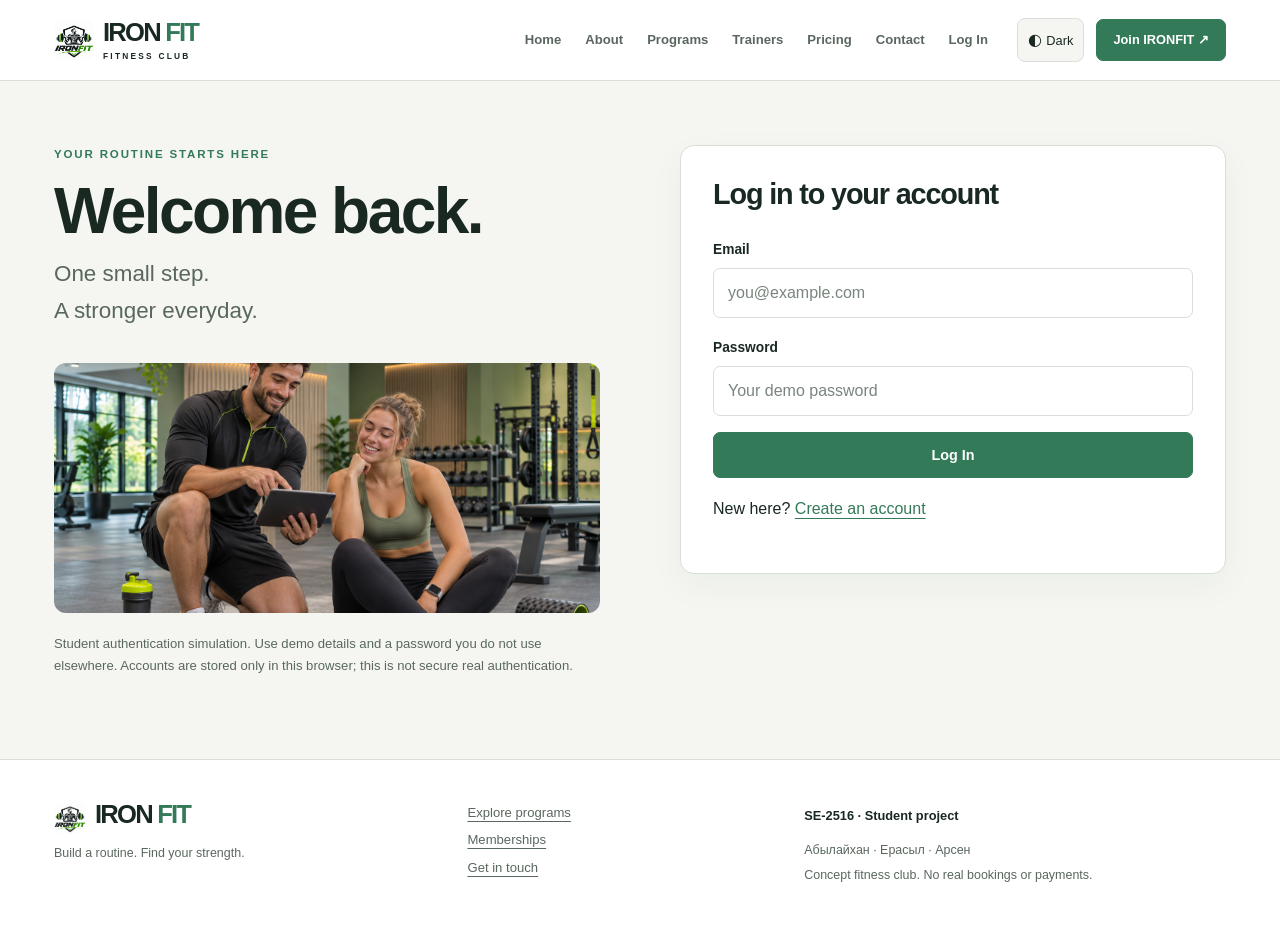
<file: profile.html>
<!DOCTYPE html>
<html lang="en">
 <head>
  <meta charset="utf-8"/>
  <meta content="width=device-width, initial-scale=1" name="viewport"/>
  <meta content="Your IRONFIT demo membership account" name="description"/>
  <title>
   Your Profile | IRONFIT
  </title>
  <link href="css/vendor/bootstrap.min.css" rel="stylesheet"/>
  <link href="css/style.css" rel="stylesheet"/>
  <script src="js/theme.js">
  </script>
 </head>
 <body>
  <a class="skip-link" href="#main-content">
   Skip to content
  </a>
  <nav aria-label="Main navigation" class="navbar navbar-expand-xl sticky-top site-navbar">
   <div class="container">
    <a class="navbar-brand ironfit-logo" href="index.html">
     <img alt="" class="brand-mark" height="44" src="images/ironfit-logo.png" width="44"/>
     IRON
     <span>
      FIT
     </span>
     <small class="brand-subtitle">
      FITNESS CLUB
     </small>
    </a>
    <button aria-controls="mainNavbar" aria-expanded="false" aria-label="Toggle navigation" class="navbar-toggler" data-bs-target="#mainNavbar" data-bs-toggle="collapse" type="button">
     <span aria-hidden="true">
      ☰
     </span>
    </button>
    <div class="collapse navbar-collapse" id="mainNavbar">
     <ul class="navbar-nav ms-auto">
      <li class="nav-item">
       <a class="nav-link" href="index.html">
        Home
       </a>
      </li>
      <li class="nav-item">
       <a class="nav-link" href="about.html">
        About
       </a>
      </li>
      <li class="nav-item">
       <a class="nav-link" href="programs.html">
        Programs
       </a>
      </li>
      <li class="nav-item">
       <a class="nav-link" href="trainers.html">
        Trainers
       </a>
      </li>
      <li class="nav-item">
       <a class="nav-link" href="pricing.html">
        Pricing
       </a>
      </li>
      <li class="nav-item">
       <a class="nav-link" href="contact.html">
        Contact
       </a>
      </li>
      <li class="nav-item">
       <a class="nav-link" data-auth-link="" href="login.html">
        Log In
       </a>
      </li>
     </ul>
     <div class="nav-actions">
      <button aria-label="Switch to dark mode" aria-pressed="false" class="theme-toggle" id="theme-toggle" type="button">
       <span aria-hidden="true">
        ◐
       </span>
       <span id="theme-label">
        Dark
       </span>
      </button>
      <a class="btn btn-success nav-join" href="signup.html">
       Join IRONFIT
       <span aria-hidden="true">
        ↗
       </span>
      </a>
     </div>
    </div>
   </div>
  </nav>
  <main id="main-content">
   <section class="container py-5 profile-section">
    <p class="eyebrow">
     YOUR IRONFIT
    </p>
    <h1>
     Your next chapter.
    </h1>
    <div class="profile-grid" hidden="" id="profile-content">
     <div class="account-card">
      <p class="eyebrow">
       MEMBER PROFILE
      </p>
      <h2 id="profile-name">
      </h2>
      <dl>
       <dt>
        Email
       </dt>
       <dd id="profile-email">
       </dd>
       <dt>
        Phone
       </dt>
       <dd id="profile-phone">
       </dd>
       <dt>
        Preferred membership
       </dt>
       <dd id="profile-plan">
       </dd>
      </dl>
      <p class="text-secondary">
       Demo account only. No active paid membership or real booking.
      </p>
      <button class="btn btn-outline-success" id="logout" type="button">
       Logout
      </button>
     </div>
     <div class="info-panel">
      <h2>
       Keep showing up.
      </h2>
      <p>
       Find a workout that fits your goal and make it part of your week.
      </p>
      <a class="btn btn-success" href="programs.html">
       Explore programs ↗
      </a>
      <hr/>
      <h3>
       Your latest enquiry
      </h3>
      <p id="profile-enquiry">
       No saved enquiry for this account.
      </p>
      <a href="contact.html">
       Plan your first session
      </a>
     </div>
    </div>
    <p id="profile-status" role="status">
     Checking your session…
    </p>
   </section>
  </main>
  <footer class="site-footer">
   <div class="container footer-grid">
    <div>
     <a class="ironfit-logo" href="index.html">
      <img alt="" class="brand-mark" height="44" src="images/ironfit-logo.png" width="44"/>
      IRON
      <span>
       FIT
      </span>
     </a>
     <p>
      Build a routine. Find your strength.
     </p>
    </div>
    <div>
     <a href="programs.html">
      Explore programs
     </a>
     <a href="pricing.html">
      Memberships
     </a>
     <a href="contact.html">
      Get in touch
     </a>
    </div>
    <div>
     <strong>
      SE-2516 · Student project
     </strong>
     <p>
      Абылайхан · Ерасыл · Арсен
     </p>
     <small>
      Concept fitness club. No real bookings or payments.
     </small>
    </div>
   </div>
  </footer>
  <script defer="" src="js/vendor/bootstrap.bundle.min.js">
  </script>
  <script defer="" src="js/site.js">
  </script>
  <script defer="" src="js/forms.js">
  </script>
  <script defer="" src="js/auth.js">
  </script>
 </body>
</html>
</file>
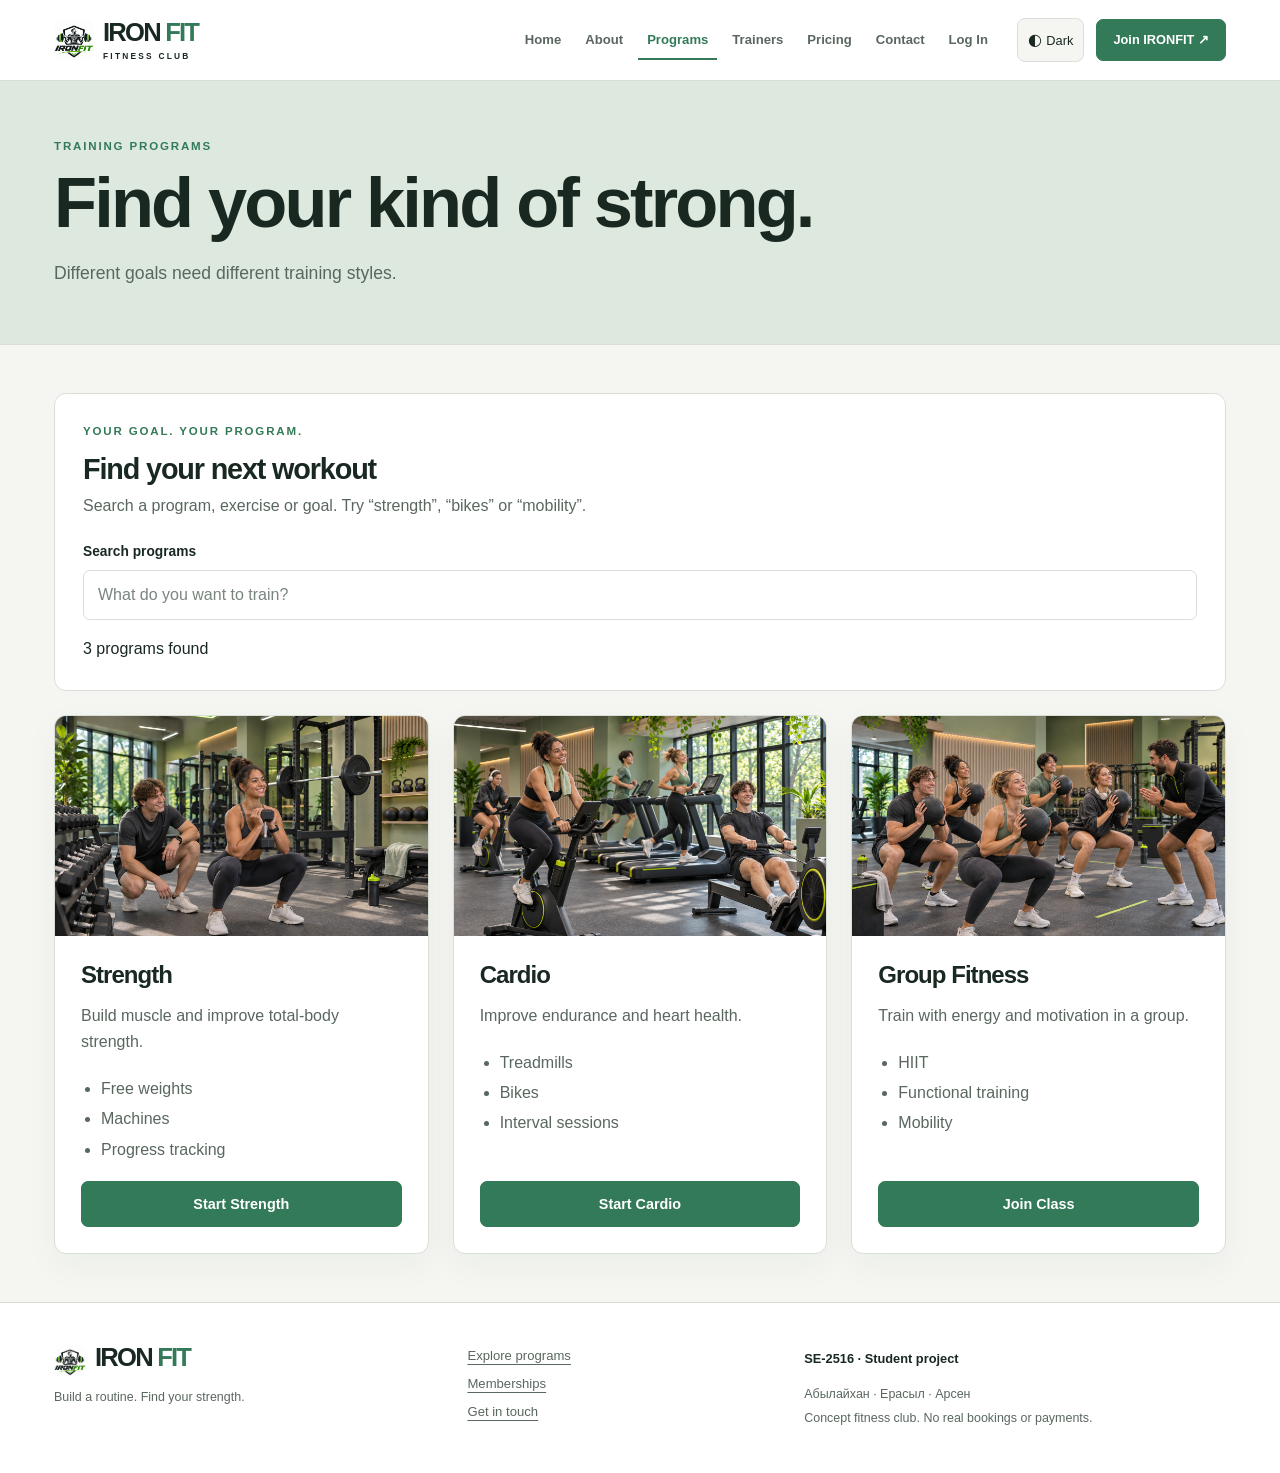
<file: programs.html>
<!DOCTYPE html>
<html lang="en">
 <head>
  <meta charset="utf-8"/>
  <meta content="width=device-width, initial-scale=1.0" name="viewport"/>
  <title>
   Programs | IRONFIT
  </title>
  <link href="css/vendor/bootstrap.min.css" rel="stylesheet"/>
  <link href="css/style.css" rel="stylesheet"/>
  <meta content="Find your training routine at IRONFIT: strength, cardio, group fitness and flexible memberships." name="description"/>
  <script src="js/theme.js">
  </script>
 </head>
 <body>
  <a class="skip-link" href="#main-content">
   Skip to content
  </a>
  <nav aria-label="Main navigation" class="navbar navbar-expand-xl sticky-top site-navbar">
   <div class="container">
    <a class="navbar-brand ironfit-logo" href="index.html">
     <img alt="" class="brand-mark" height="44" src="images/ironfit-logo.png" width="44"/>
     IRON
     <span>
      FIT
     </span>
     <small class="brand-subtitle">
      FITNESS CLUB
     </small>
    </a>
    <button aria-controls="mainNavbar" aria-expanded="false" aria-label="Toggle navigation" class="navbar-toggler" data-bs-target="#mainNavbar" data-bs-toggle="collapse" type="button">
     <span aria-hidden="true">
      ☰
     </span>
    </button>
    <div class="collapse navbar-collapse" id="mainNavbar">
     <ul class="navbar-nav ms-auto">
      <li class="nav-item">
       <a class="nav-link" href="index.html">
        Home
       </a>
      </li>
      <li class="nav-item">
       <a class="nav-link" href="about.html">
        About
       </a>
      </li>
      <li class="nav-item">
       <a aria-current="page" class="nav-link active" href="programs.html">
        Programs
       </a>
      </li>
      <li class="nav-item">
       <a class="nav-link" href="trainers.html">
        Trainers
       </a>
      </li>
      <li class="nav-item">
       <a class="nav-link" href="pricing.html">
        Pricing
       </a>
      </li>
      <li class="nav-item">
       <a class="nav-link" href="contact.html">
        Contact
       </a>
      </li>
      <li class="nav-item">
       <a class="nav-link" data-auth-link="" href="login.html">
        Log In
       </a>
      </li>
     </ul>
     <div class="nav-actions">
      <button aria-label="Switch to dark mode" aria-pressed="false" class="theme-toggle" id="theme-toggle" type="button">
       <span aria-hidden="true">
        ◐
       </span>
       <span id="theme-label">
        Dark
       </span>
      </button>
      <a class="btn btn-success nav-join" href="signup.html">
       Join IRONFIT
       <span aria-hidden="true">
        ↗
       </span>
      </a>
     </div>
    </div>
   </div>
  </nav>
  <main id="main-content">
   <section class="page-hero py-5" data-section="03 / PROGRAMS">
    <div class="container py-lg-4">
     <p class="eyebrow mb-2">
      TRAINING PROGRAMS
     </p>
     <h1 class="responsive-title fw-bold text-uppercase mb-3">
      Find your kind of strong.
     </h1>
     <p class="responsive-text text-secondary mb-0">
      Different goals need different training styles.
     </p>
    </div>
   </section>
   <section class="py-5">
    <div class="container">
     <div class="program-search-panel mb-4">
      <div>
       <p class="eyebrow">
        YOUR GOAL. YOUR PROGRAM.
       </p>
       <h2>
        Find your next workout
       </h2>
       <p class="text-secondary">
        Search a program, exercise or goal. Try “strength”, “bikes” or “mobility”.
       </p>
      </div>
      <label class="form-label" for="program-search">
       Search programs
      </label>
      <div class="program-search-wrap">
       <input aria-autocomplete="list" aria-controls="search-suggestions" aria-describedby="search-count" aria-expanded="false" autocomplete="off" class="form-control" id="program-search" placeholder="What do you want to train?" role="combobox" type="search"/>
       <ul hidden="" id="search-suggestions" role="listbox">
       </ul>
      </div>
      <p class="mt-3 mb-0" id="search-count" role="status">
       3 programs available
      </p>
      <p hidden="" id="search-empty">
       No programs found. Try another keyword or clear your search.
      </p>
     </div>
     <div class="row g-4" id="program-grid">
      <div class="col-12 col-md-6 col-lg-4">
       <article class="card bootstrap-card h-100">
        <img alt="Strength training" class="card-img-top program-photo" decoding="async" loading="lazy" src="images/strength-session.png"/>
        <div class="card-body d-flex flex-column">
         <h3 class="card-title">
          Strength
         </h3>
         <p class="card-text text-secondary">
          Build muscle and improve total-body strength.
         </p>
         <ul class="text-secondary">
          <li>
           Free weights
          </li>
          <li>
           Machines
          </li>
          <li>
           Progress tracking
          </li>
         </ul>
         <a class="btn btn-success mt-auto" href="signup.html">
          Start Strength
         </a>
        </div>
       </article>
      </div>
      <div class="col-12 col-md-6 col-lg-4">
       <article class="card bootstrap-card h-100">
        <img alt="Cardio training" class="card-img-top program-photo" decoding="async" loading="lazy" src="images/cardio-zone.png"/>
        <div class="card-body d-flex flex-column">
         <h3 class="card-title">
          Cardio
         </h3>
         <p class="card-text text-secondary">
          Improve endurance and heart health.
         </p>
         <ul class="text-secondary">
          <li>
           Treadmills
          </li>
          <li>
           Bikes
          </li>
          <li>
           Interval sessions
          </li>
         </ul>
         <a class="btn btn-success mt-auto" href="signup.html">
          Start Cardio
         </a>
        </div>
       </article>
      </div>
      <div class="col-12 col-md-6 col-lg-4">
       <article class="card bootstrap-card h-100">
        <img alt="Group fitness" class="card-img-top program-photo" decoding="async" loading="lazy" src="images/group-session.png"/>
        <div class="card-body d-flex flex-column">
         <h3 class="card-title">
          Group Fitness
         </h3>
         <p class="card-text text-secondary">
          Train with energy and motivation in a group.
         </p>
         <ul class="text-secondary">
          <li>
           HIIT
          </li>
          <li>
           Functional training
          </li>
          <li>
           Mobility
          </li>
         </ul>
         <a class="btn btn-success mt-auto" href="signup.html">
          Join Class
         </a>
        </div>
       </article>
      </div>
     </div>
    </div>
   </section>
  </main>
  <footer class="site-footer">
   <div class="container footer-grid">
    <div>
     <a class="ironfit-logo" href="index.html">
      <img alt="" class="brand-mark" height="44" src="images/ironfit-logo.png" width="44"/>
      IRON
      <span>
       FIT
      </span>
     </a>
     <p>
      Build a routine. Find your strength.
     </p>
    </div>
    <div>
     <a href="programs.html">
      Explore programs
     </a>
     <a href="pricing.html">
      Memberships
     </a>
     <a href="contact.html">
      Get in touch
     </a>
    </div>
    <div>
     <strong>
      SE-2516 · Student project
     </strong>
     <p>
      Абылайхан · Ерасыл · Арсен
     </p>
     <small>
      Concept fitness club. No real bookings or payments.
     </small>
    </div>
   </div>
  </footer>
  <script defer="" src="js/site.js">
  </script>
  <script defer="" src="js/programs.js">
  </script>
  <script defer="" src="js/vendor/bootstrap.bundle.min.js">
  </script>
 </body>
</html>
</file>
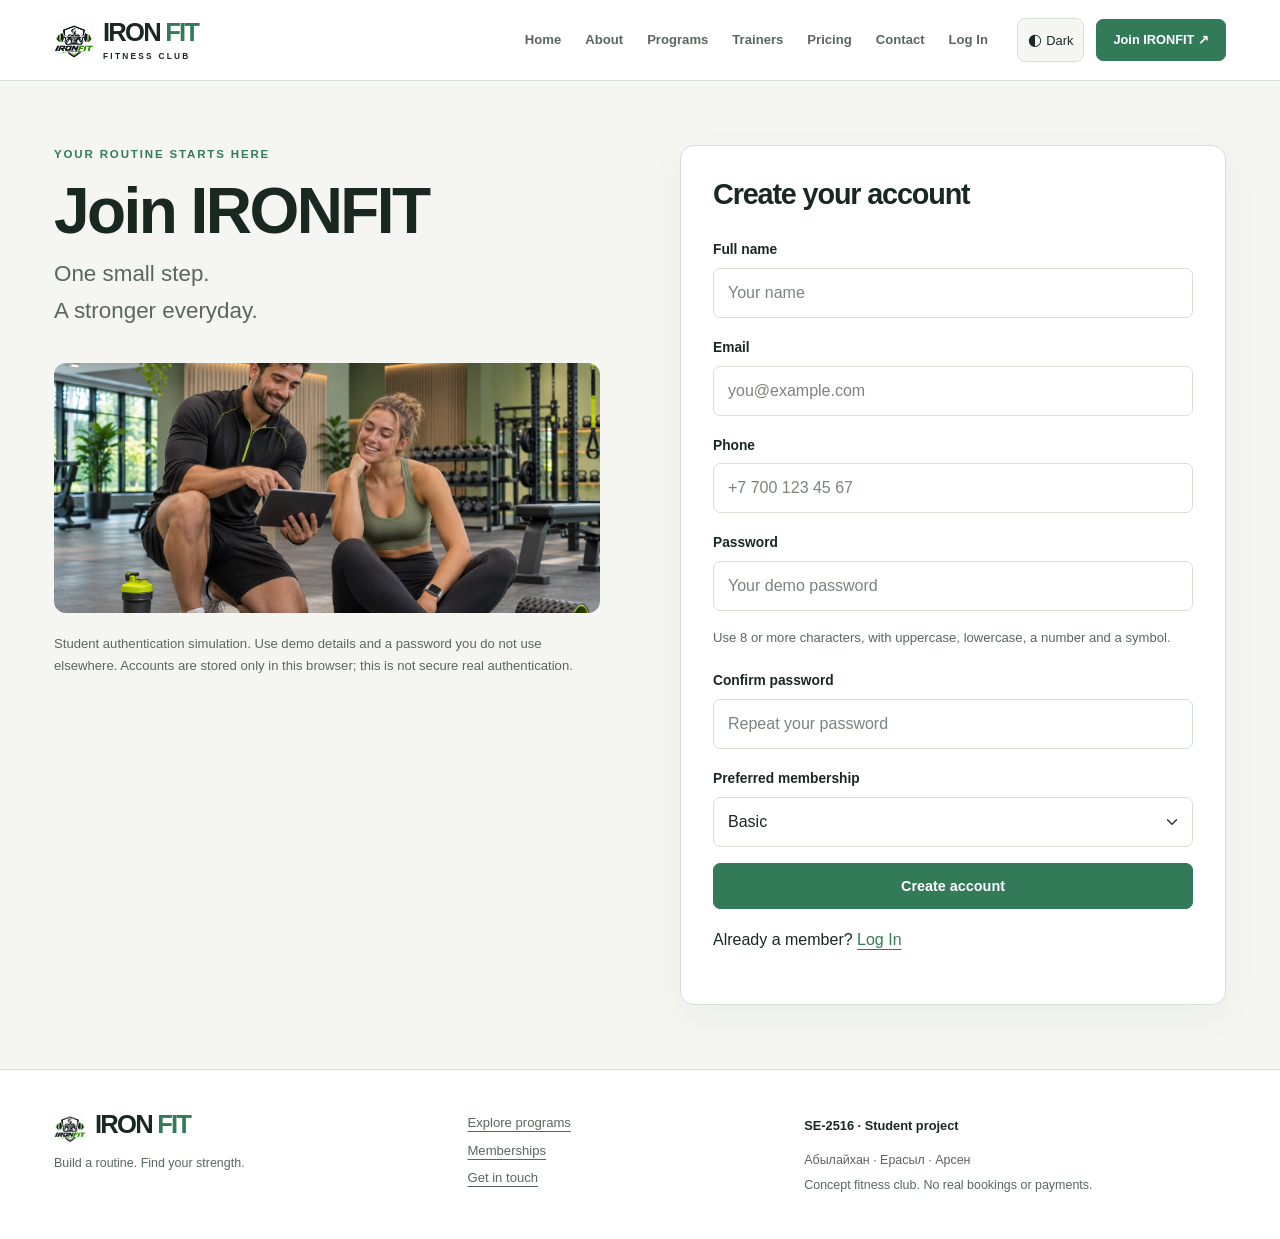
<file: signup.html>
<!DOCTYPE html>
<html lang="en">
 <head>
  <meta charset="utf-8"/>
  <meta content="width=device-width, initial-scale=1" name="viewport"/>
  <meta content="Your IRONFIT demo membership account" name="description"/>
  <title>
   Join IRONFIT | IRONFIT
  </title>
  <link href="css/vendor/bootstrap.min.css" rel="stylesheet"/>
  <link href="css/style.css" rel="stylesheet"/>
  <script src="js/theme.js">
  </script>
 </head>
 <body>
  <a class="skip-link" href="#main-content">
   Skip to content
  </a>
  <nav aria-label="Main navigation" class="navbar navbar-expand-xl sticky-top site-navbar">
   <div class="container">
    <a class="navbar-brand ironfit-logo" href="index.html">
     <img alt="" class="brand-mark" height="44" src="images/ironfit-logo.png" width="44"/>
     IRON
     <span>
      FIT
     </span>
     <small class="brand-subtitle">
      FITNESS CLUB
     </small>
    </a>
    <button aria-controls="mainNavbar" aria-expanded="false" aria-label="Toggle navigation" class="navbar-toggler" data-bs-target="#mainNavbar" data-bs-toggle="collapse" type="button">
     <span aria-hidden="true">
      ☰
     </span>
    </button>
    <div class="collapse navbar-collapse" id="mainNavbar">
     <ul class="navbar-nav ms-auto">
      <li class="nav-item">
       <a class="nav-link" href="index.html">
        Home
       </a>
      </li>
      <li class="nav-item">
       <a class="nav-link" href="about.html">
        About
       </a>
      </li>
      <li class="nav-item">
       <a class="nav-link" href="programs.html">
        Programs
       </a>
      </li>
      <li class="nav-item">
       <a class="nav-link" href="trainers.html">
        Trainers
       </a>
      </li>
      <li class="nav-item">
       <a class="nav-link" href="pricing.html">
        Pricing
       </a>
      </li>
      <li class="nav-item">
       <a class="nav-link" href="contact.html">
        Contact
       </a>
      </li>
      <li class="nav-item">
       <a class="nav-link" data-auth-link="" href="login.html">
        Log In
       </a>
      </li>
     </ul>
     <div class="nav-actions">
      <button aria-label="Switch to dark mode" aria-pressed="false" class="theme-toggle" id="theme-toggle" type="button">
       <span aria-hidden="true">
        ◐
       </span>
       <span id="theme-label">
        Dark
       </span>
      </button>
      <a class="btn btn-success nav-join" href="signup.html">
       Join IRONFIT
       <span aria-hidden="true">
        ↗
       </span>
      </a>
     </div>
    </div>
   </div>
  </nav>
  <main id="main-content">
   <section class="account-section container">
    <div class="account-intro">
     <p class="eyebrow">
      YOUR ROUTINE STARTS HERE
     </p>
     <h1>
      Join IRONFIT
     </h1>
     <p>
      One small step.
      <br/>
      A stronger everyday.
     </p>
     <img alt="Athlete preparing for a workout" class="account-photo" src="images/personal-coaching.png"/>
     <p class="demo-note">
      Student authentication simulation. Use demo details and a password you do not use elsewhere. Accounts are stored only in this browser; this is not secure real authentication.
     </p>
    </div>
    <div class="account-card">
     <h2>
      Create your account
     </h2>
     <form data-form="signup" id="signup-form" novalidate="">
      <div class="mb-3">
       <label class="form-label" for="name">
        Full name
       </label>
       <input aria-describedby="name-error" aria-required="true" autocomplete="name" class="form-control" id="name" name="name" placeholder="Your name" type="text"/>
       <p class="field-error" id="name-error" role="alert">
       </p>
      </div>
      <div class="mb-3">
       <label class="form-label" for="email">
        Email
       </label>
       <input aria-describedby="email-error" aria-required="true" autocomplete="email" class="form-control" id="email" name="email" placeholder="you@example.com" type="text"/>
       <p class="field-error" id="email-error" role="alert">
       </p>
      </div>
      <div class="mb-3">
       <label class="form-label" for="phone">
        Phone
       </label>
       <input aria-describedby="phone-error" aria-required="true" autocomplete="tel" class="form-control" id="phone" name="phone" placeholder="+7 700 123 45 67" type="tel"/>
       <p class="field-error" id="phone-error" role="alert">
       </p>
      </div>
      <div class="mb-3">
       <label class="form-label" for="password">
        Password
       </label>
       <input aria-describedby="password-error" aria-required="true" autocomplete="new-password" class="form-control" id="password" name="password" placeholder="Your demo password" type="password"/>
       <p class="field-error" id="password-error" role="alert">
       </p>
      </div>
      <p class="form-note">
       Use 8 or more characters, with uppercase, lowercase, a number and a symbol.
      </p>
      <div class="mb-3">
       <label class="form-label" for="confirm-password">
        Confirm password
       </label>
       <input aria-describedby="confirm-password-error" aria-required="true" autocomplete="new-password" class="form-control" id="confirm-password" name="confirm-password" placeholder="Repeat your password" type="password"/>
       <p class="field-error" id="confirm-password-error" role="alert">
       </p>
      </div>
      <div class="mb-3">
       <label class="form-label" for="plan">
        Preferred membership
       </label>
       <select aria-describedby="plan-error" class="form-select" id="plan" name="plan">
        <option>
         Basic
        </option>
        <option>
         Standard
        </option>
        <option>
         Premium
        </option>
       </select>
       <p class="field-error" id="plan-error" role="alert">
       </p>
      </div>
      <button class="btn btn-success w-100" type="submit">
       Create account
      </button>
      <p aria-live="polite" class="form-feedback mt-3" id="form-status" role="status">
      </p>
     </form>
     <p>
      Already a member?
      <a href="login.html">
       Log In
      </a>
     </p>
    </div>
   </section>
  </main>
  <footer class="site-footer">
   <div class="container footer-grid">
    <div>
     <a class="ironfit-logo" href="index.html">
      <img alt="" class="brand-mark" height="44" src="images/ironfit-logo.png" width="44"/>
      IRON
      <span>
       FIT
      </span>
     </a>
     <p>
      Build a routine. Find your strength.
     </p>
    </div>
    <div>
     <a href="programs.html">
      Explore programs
     </a>
     <a href="pricing.html">
      Memberships
     </a>
     <a href="contact.html">
      Get in touch
     </a>
    </div>
    <div>
     <strong>
      SE-2516 · Student project
     </strong>
     <p>
      Абылайхан · Ерасыл · Арсен
     </p>
     <small>
      Concept fitness club. No real bookings or payments.
     </small>
    </div>
   </div>
  </footer>
  <script defer="" src="js/vendor/bootstrap.bundle.min.js">
  </script>
  <script defer="" src="js/site.js">
  </script>
  <script defer="" src="js/forms.js">
  </script>
  <script defer="" src="js/auth.js">
  </script>
 </body>
</html>
</file>
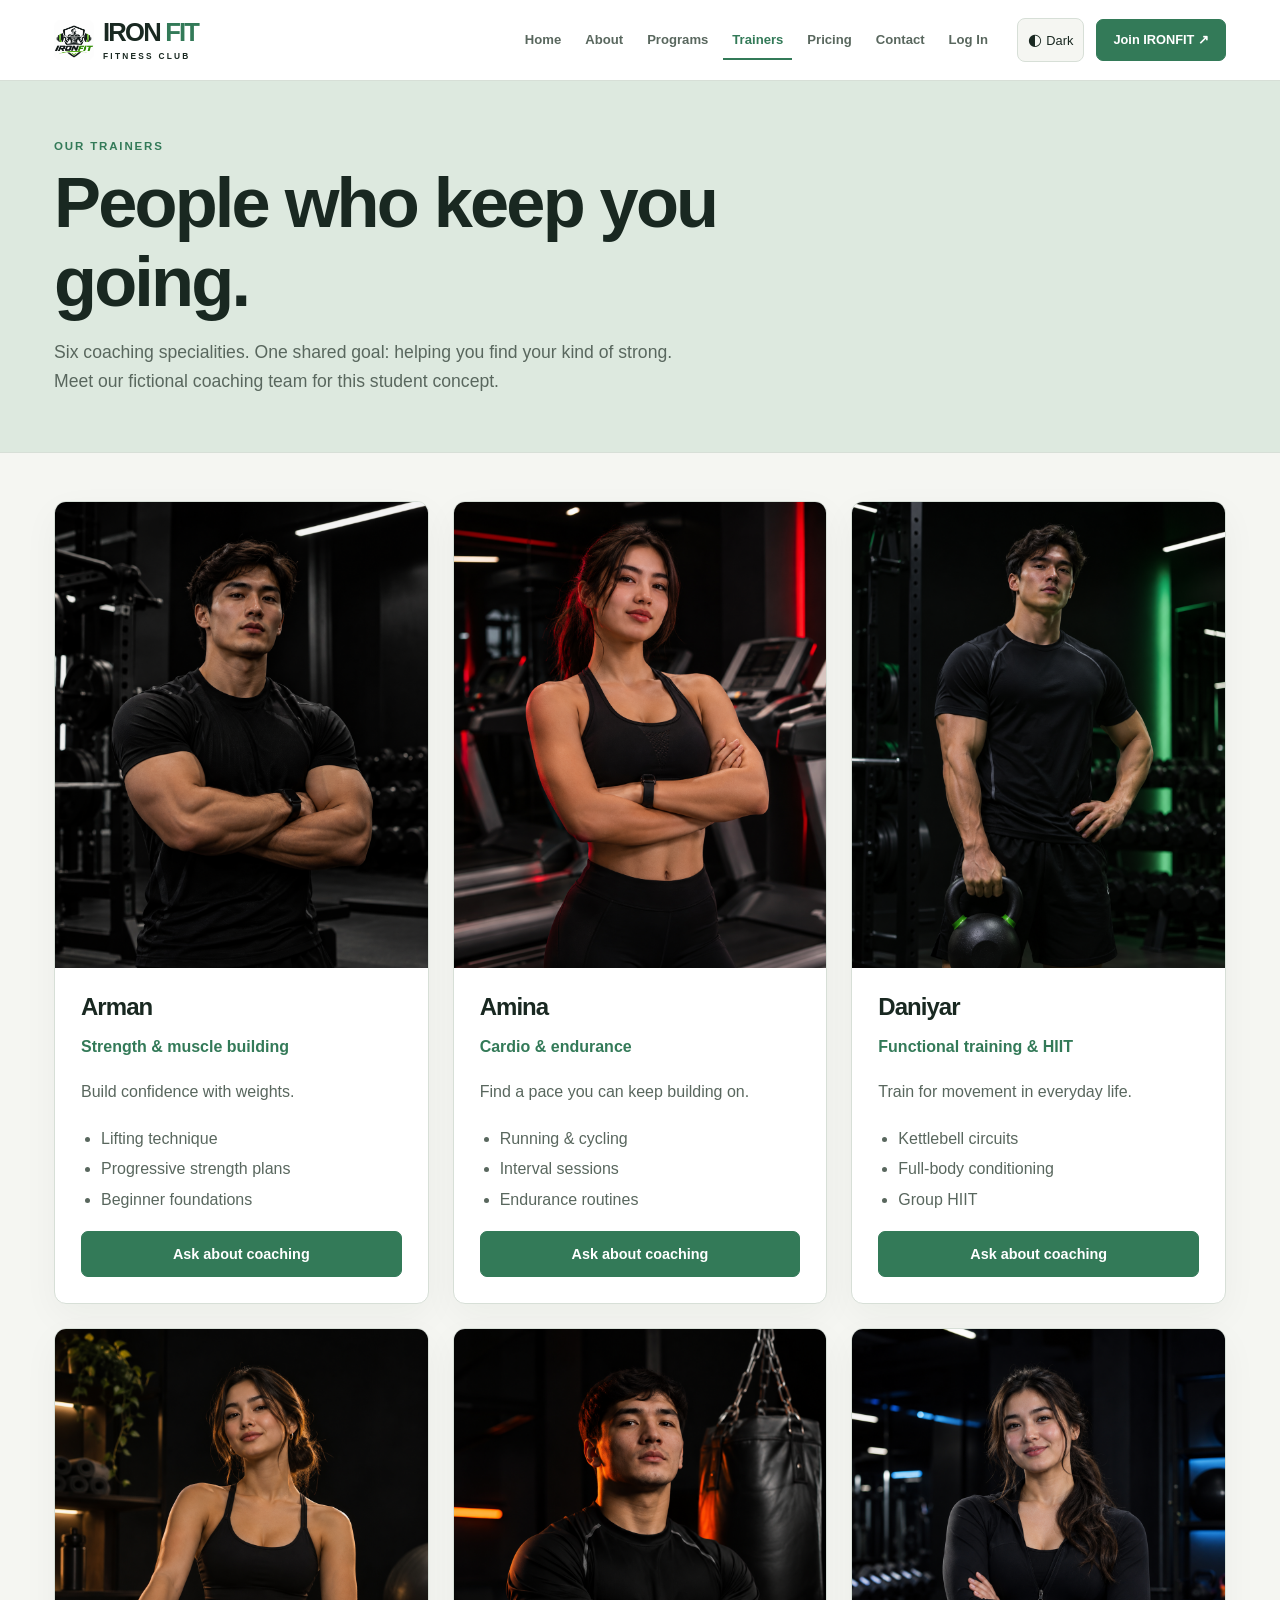
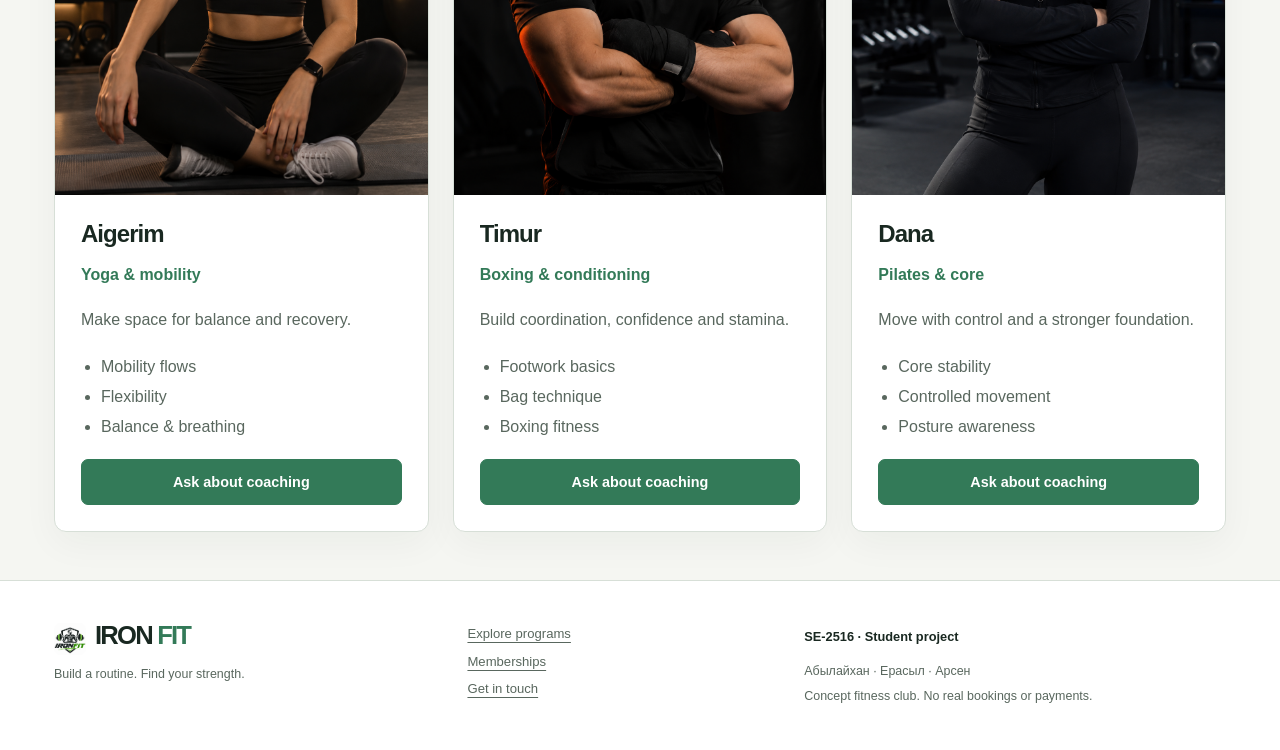
<file: trainers.html>
<!DOCTYPE html>
<html lang="en">
 <head>
  <meta charset="utf-8"/>
  <meta content="width=device-width, initial-scale=1.0" name="viewport"/>
  <title>
   Trainers | IRONFIT
  </title>
  <link href="css/vendor/bootstrap.min.css" rel="stylesheet"/>
  <link href="css/style.css" rel="stylesheet"/>
  <meta content="Find your training routine at IRONFIT: strength, cardio, group fitness and flexible memberships." name="description"/>
  <script src="js/theme.js">
  </script>
 </head>
 <body>
  <a class="skip-link" href="#main-content">
   Skip to content
  </a>
  <nav aria-label="Main navigation" class="navbar navbar-expand-xl sticky-top site-navbar">
   <div class="container">
    <a class="navbar-brand ironfit-logo" href="index.html">
     <img alt="" class="brand-mark" height="44" src="images/ironfit-logo.png" width="44"/>
     IRON
     <span>
      FIT
     </span>
     <small class="brand-subtitle">
      FITNESS CLUB
     </small>
    </a>
    <button aria-controls="mainNavbar" aria-expanded="false" aria-label="Toggle navigation" class="navbar-toggler" data-bs-target="#mainNavbar" data-bs-toggle="collapse" type="button">
     <span aria-hidden="true">
      ☰
     </span>
    </button>
    <div class="collapse navbar-collapse" id="mainNavbar">
     <ul class="navbar-nav ms-auto">
      <li class="nav-item">
       <a class="nav-link" href="index.html">
        Home
       </a>
      </li>
      <li class="nav-item">
       <a class="nav-link" href="about.html">
        About
       </a>
      </li>
      <li class="nav-item">
       <a class="nav-link" href="programs.html">
        Programs
       </a>
      </li>
      <li class="nav-item">
       <a aria-current="page" class="nav-link active" href="trainers.html">
        Trainers
       </a>
      </li>
      <li class="nav-item">
       <a class="nav-link" href="pricing.html">
        Pricing
       </a>
      </li>
      <li class="nav-item">
       <a class="nav-link" href="contact.html">
        Contact
       </a>
      </li>
      <li class="nav-item">
       <a class="nav-link" data-auth-link="" href="login.html">
        Log In
       </a>
      </li>
     </ul>
     <div class="nav-actions">
      <button aria-label="Switch to dark mode" aria-pressed="false" class="theme-toggle" id="theme-toggle" type="button">
       <span aria-hidden="true">
        ◐
       </span>
       <span id="theme-label">
        Dark
       </span>
      </button>
      <a class="btn btn-success nav-join" href="signup.html">
       Join IRONFIT
       <span aria-hidden="true">
        ↗
       </span>
      </a>
     </div>
    </div>
   </div>
  </nav>
  <main id="main-content">
   <section class="page-hero py-5" data-section="04 / TRAINERS">
    <div class="container py-lg-4">
     <p class="eyebrow mb-2">
      OUR TRAINERS
     </p>
     <h1 class="responsive-title fw-bold text-uppercase mb-3">
      People who keep you going.
     </h1>
     <p class="responsive-text text-secondary mb-0">
      Six coaching specialities. One shared goal: helping you find your kind of strong. Meet our fictional coaching team for this student concept.
     </p>
    </div>
   </section>
   <section class="py-5">
    <div class="container">
     <div class="row g-4">
      <div class="col-12 col-md-6 col-lg-4">
       <article class="card bootstrap-card h-100">
        <img alt="Arman, fictional Strength &amp; muscle building coach" class="trainer-photo card-img-top" decoding="async" height="1402" loading="lazy" src="images/trainer-strength.png" width="1122"/>
        <div class="card-body d-flex flex-column">
         <h3 class="card-title">
          Arman
         </h3>
         <p class="text-success fw-bold">
          Strength &amp; muscle building
         </p>
         <p class="text-secondary">
          Build confidence with weights.
         </p>
         <ul class="text-secondary">
          <li>
           Lifting technique
          </li>
          <li>
           Progressive strength plans
          </li>
          <li>
           Beginner foundations
          </li>
         </ul>
         <a class="btn btn-success mt-auto" href="contact.html">
          Ask about coaching
         </a>
        </div>
       </article>
      </div>
      <div class="col-12 col-md-6 col-lg-4">
       <article class="card bootstrap-card h-100">
        <img alt="Amina, fictional Cardio &amp; endurance coach" class="trainer-photo card-img-top" decoding="async" height="1402" loading="lazy" src="images/trainer-cardio.png" width="1122"/>
        <div class="card-body d-flex flex-column">
         <h3 class="card-title">
          Amina
         </h3>
         <p class="text-success fw-bold">
          Cardio &amp; endurance
         </p>
         <p class="text-secondary">
          Find a pace you can keep building on.
         </p>
         <ul class="text-secondary">
          <li>
           Running &amp; cycling
          </li>
          <li>
           Interval sessions
          </li>
          <li>
           Endurance routines
          </li>
         </ul>
         <a class="btn btn-success mt-auto" href="contact.html">
          Ask about coaching
         </a>
        </div>
       </article>
      </div>
      <div class="col-12 col-md-6 col-lg-4">
       <article class="card bootstrap-card h-100">
        <img alt="Daniyar, fictional Functional training &amp; HIIT coach" class="trainer-photo card-img-top" decoding="async" height="1402" loading="lazy" src="images/trainer-functional.png" width="1122"/>
        <div class="card-body d-flex flex-column">
         <h3 class="card-title">
          Daniyar
         </h3>
         <p class="text-success fw-bold">
          Functional training &amp; HIIT
         </p>
         <p class="text-secondary">
          Train for movement in everyday life.
         </p>
         <ul class="text-secondary">
          <li>
           Kettlebell circuits
          </li>
          <li>
           Full-body conditioning
          </li>
          <li>
           Group HIIT
          </li>
         </ul>
         <a class="btn btn-success mt-auto" href="contact.html">
          Ask about coaching
         </a>
        </div>
       </article>
      </div>
      <div class="col-12 col-md-6 col-lg-4">
       <article class="card bootstrap-card h-100">
        <img alt="Aigerim, fictional Yoga &amp; mobility coach" class="trainer-photo card-img-top" decoding="async" height="1402" loading="lazy" src="images/trainer-yoga.png" width="1122"/>
        <div class="card-body d-flex flex-column">
         <h3 class="card-title">
          Aigerim
         </h3>
         <p class="text-success fw-bold">
          Yoga &amp; mobility
         </p>
         <p class="text-secondary">
          Make space for balance and recovery.
         </p>
         <ul class="text-secondary">
          <li>
           Mobility flows
          </li>
          <li>
           Flexibility
          </li>
          <li>
           Balance &amp; breathing
          </li>
         </ul>
         <a class="btn btn-success mt-auto" href="contact.html">
          Ask about coaching
         </a>
        </div>
       </article>
      </div>
      <div class="col-12 col-md-6 col-lg-4">
       <article class="card bootstrap-card h-100">
        <img alt="Timur, fictional Boxing &amp; conditioning coach" class="trainer-photo card-img-top" decoding="async" height="1402" loading="lazy" src="images/trainer-boxing.png" width="1122"/>
        <div class="card-body d-flex flex-column">
         <h3 class="card-title">
          Timur
         </h3>
         <p class="text-success fw-bold">
          Boxing &amp; conditioning
         </p>
         <p class="text-secondary">
          Build coordination, confidence and stamina.
         </p>
         <ul class="text-secondary">
          <li>
           Footwork basics
          </li>
          <li>
           Bag technique
          </li>
          <li>
           Boxing fitness
          </li>
         </ul>
         <a class="btn btn-success mt-auto" href="contact.html">
          Ask about coaching
         </a>
        </div>
       </article>
      </div>
      <div class="col-12 col-md-6 col-lg-4">
       <article class="card bootstrap-card h-100">
        <img alt="Dana, fictional Pilates &amp; core coach" class="trainer-photo card-img-top" decoding="async" height="1402" loading="lazy" src="images/trainer-pilates.png" width="1122"/>
        <div class="card-body d-flex flex-column">
         <h3 class="card-title">
          Dana
         </h3>
         <p class="text-success fw-bold">
          Pilates &amp; core
         </p>
         <p class="text-secondary">
          Move with control and a stronger foundation.
         </p>
         <ul class="text-secondary">
          <li>
           Core stability
          </li>
          <li>
           Controlled movement
          </li>
          <li>
           Posture awareness
          </li>
         </ul>
         <a class="btn btn-success mt-auto" href="contact.html">
          Ask about coaching
         </a>
        </div>
       </article>
      </div>
     </div>
    </div>
   </section>
  </main>
  <footer class="site-footer">
   <div class="container footer-grid">
    <div>
     <a class="ironfit-logo" href="index.html">
      <img alt="" class="brand-mark" height="44" src="images/ironfit-logo.png" width="44"/>
      IRON
      <span>
       FIT
      </span>
     </a>
     <p>
      Build a routine. Find your strength.
     </p>
    </div>
    <div>
     <a href="programs.html">
      Explore programs
     </a>
     <a href="pricing.html">
      Memberships
     </a>
     <a href="contact.html">
      Get in touch
     </a>
    </div>
    <div>
     <strong>
      SE-2516 · Student project
     </strong>
     <p>
      Абылайхан · Ерасыл · Арсен
     </p>
     <small>
      Concept fitness club. No real bookings or payments.
     </small>
    </div>
   </div>
  </footer>
  <script defer="" src="js/site.js">
  </script>
  <script defer="" src="js/vendor/bootstrap.bundle.min.js">
  </script>
 </body>
</html>
</file>
<file: css/style.css>
:root{color-scheme:light;--bg:#f5f6f2;--surface:#fff;--ink:#192821;--muted:#59675e;--green:#337a58;--green-hover:#265e43;--soft:#dde9df;--line:#d7dfd7;--error:#ab283a;--shadow:0 12px 36px #1928210b;--bs-body-color:var(--ink);--bs-body-bg:var(--bg)}
:root[data-theme="dark"]{color-scheme:dark;--bg:#101b16;--surface:#1b2a22;--ink:#eef4ef;--muted:#b2c2b6;--green:#9bd1ae;--green-hover:#b5dfc3;--soft:#263c2e;--line:#3a5041;--error:#ff9ba7;--shadow:0 12px 36px #0002}
*{box-sizing:border-box}body{margin:0;background:var(--bg);color:var(--ink);font-family:Arial,Helvetica,sans-serif;font-size:16px;line-height:1.65}a{color:var(--green);text-underline-offset:4px}a:hover{color:var(--green-hover)}img{max-width:100%;height:auto}h1,h2,h3,h4{line-height:1.12;letter-spacing:-.04em;color:var(--ink)}h1{font-size:clamp(2.6rem,5.5vw,5rem);font-weight:800}h2{font-size:clamp(1.8rem,3vw,2.6rem);font-weight:700}h3{font-size:1.5rem;font-weight:700}p{margin-bottom:1.15rem}::selection{background:var(--soft);color:var(--ink)}:focus-visible{outline:3px solid var(--green);outline-offset:4px}[hidden]{display:none!important}.text-secondary{color:var(--muted)!important}.text-success{color:var(--green)!important}.text-light{color:var(--ink)!important}.text-uppercase{text-transform:none!important}.container{max-width:1220px;padding-left:24px;padding-right:24px}.eyebrow{color:var(--green);font-size:.72rem;font-weight:800;letter-spacing:.16em;text-transform:uppercase;margin-bottom:12px}.responsive-text{font-size:1.1rem;max-width:650px}.skip-link{position:fixed;top:-80px;left:20px;background:var(--surface);z-index:2000;padding:12px}.skip-link:focus{top:10px}
.site-navbar{background:var(--surface);border-bottom:1px solid var(--line);padding:15px 0}.ironfit-logo{font-size:1.6rem;font-weight:900;letter-spacing:-.07em;color:var(--ink);line-height:1;text-decoration:none}.ironfit-logo span{color:var(--green)}.brand-subtitle{display:block;font-size:.52rem;font-weight:600;letter-spacing:.27em;margin-top:6px}.navbar-nav{gap:6px}.navbar .nav-link{font-size:.82rem;font-weight:600;color:var(--muted);padding:9px!important}.navbar .nav-link:hover,.navbar .nav-link.active{color:var(--green)}.navbar .nav-link.active{box-shadow:inset 0 -2px var(--green)}.nav-actions{display:flex;align-items:center;gap:12px;margin-left:20px}.theme-toggle{border:1px solid var(--line);border-radius:8px;background:var(--bg);color:var(--ink);padding:8px 10px;font-size:.8rem;white-space:nowrap}.theme-toggle span:first-child{font-size:1rem}.navbar-toggler{color:var(--ink);border:1px solid var(--line);font-size:1.5rem}.btn{border-radius:7px;font-size:.9rem;font-weight:700;padding:12px 21px;transition:transform .18s,background-color .18s,box-shadow .18s;line-height:1.4}.btn:hover{transform:translateY(-2px);box-shadow:var(--shadow)}.btn-success{--bs-btn-bg:var(--green);--bs-btn-border-color:var(--green);--bs-btn-hover-bg:var(--green-hover);--bs-btn-hover-border-color:var(--green-hover);--bs-btn-active-bg:var(--green-hover);--bs-btn-active-border-color:var(--green-hover);--bs-btn-color:#fff;--bs-btn-hover-color:#fff;--bs-btn-active-color:#fff;--bs-btn-disabled-bg:var(--green);--bs-btn-disabled-border-color:var(--green)}[data-theme="dark"] .btn-success{--bs-btn-color:#102318;--bs-btn-hover-color:#102318;--bs-btn-active-color:#102318}.btn-outline-success,.btn-outline-light{color:var(--ink);border:1px solid var(--line);background:transparent}.btn-outline-success:hover,.btn-outline-light:hover{background:var(--soft);color:var(--ink);border-color:var(--green)}.btn-lg{padding:15px 24px}.btn-group{display:flex;flex-wrap:wrap;gap:12px}.btn-group>.btn{border-radius:7px!important;flex:0 1 auto}.nav-join{font-size:.8rem;padding:11px 16px;white-space:nowrap}
.hero-section{background:var(--bg)}.hero-section .container{padding-top:24px!important;padding-bottom:24px!important}.hero-section h1{font-size:clamp(2.9rem,5.5vw,5.1rem);line-height:1.03}.hero-accent{color:var(--green)}.hero-note{font-size:.63rem;letter-spacing:.12em;color:var(--muted);font-weight:700}.hero-media{position:relative}.hero-image{width:100%;height:490px;object-fit:cover;border-radius:16px}.hero-media-caption{position:absolute;bottom:20px;left:20px;right:20px;background:#ffffffed;color:#192821;padding:15px 18px;border-radius:8px;display:flex;align-items:center;gap:12px;font-weight:700;font-size:.72rem;letter-spacing:.08em}.hero-media-caption>span:last-child{margin-left:auto;font-size:1.3rem}.live-dot{width:8px;height:8px;background:#337a58;border-radius:50%}.hero-photo-tag{position:absolute;top:20px;left:20px;color:#fff;background:#192821b8;border-radius:5px;padding:7px 12px;font-size:.62rem;letter-spacing:.12em}.quick-facts{border-block:1px solid var(--line);background:var(--surface)}.quick-fact{display:flex;align-items:center;gap:18px;padding:24px 20px;border-right:1px solid var(--line)}.quick-fact:last-child{border:0}.quick-fact strong{font-size:1.2rem;white-space:nowrap;letter-spacing:-.04em}.quick-fact span{font-size:.62rem;letter-spacing:.09em;color:var(--muted)}.bg-panel{background:var(--soft)}.mq-card-group{display:grid;grid-template-columns:repeat(3,1fr);gap:24px}.mq-card{background:var(--surface);padding:30px;border:1px solid var(--line);border-radius:12px}.mq-card h3{font-size:1.2rem}.mq-card p{color:var(--muted);margin:0}.iron-list .list-group-item{background:transparent;border-color:var(--line);color:var(--ink);padding:18px 0}.iron-list .list-group-item::before{content:'↗';color:var(--green);margin-right:18px}.carousel-image{height:440px;object-fit:cover}.carousel-caption{left:0;right:0;bottom:0;padding:50px 20px 32px;background:linear-gradient(transparent,#000b)}.carousel-caption h5{color:white;font-weight:700}.carousel-control-prev,.carousel-control-next{width:10%}.carousel-control-prev-icon,.carousel-control-next-icon{background-color:#192821a6;border-radius:50%;padding:20px;background-size:50%}.page-hero{border-bottom:1px solid var(--line);background:var(--soft)}.page-hero h1{max-width:850px}.page-hero .container{padding-block:8px!important}.bootstrap-card{border:1px solid var(--line);border-radius:12px;overflow:hidden;background:var(--surface);color:var(--ink);box-shadow:var(--shadow);transition:transform .2s,border-color .2s}.bootstrap-card:hover,.mq-card:hover{border-color:var(--green)}.bootstrap-card:hover{transform:translateY(-4px)}.card-body{padding:26px}.card-title{margin-bottom:14px}.card-body ul{padding-left:20px;line-height:1.9}.program-photo{height:220px;object-fit:cover}.trainer-photo{height:300px;object-fit:cover;object-position:center 25%}.team-photo{width:120px;height:120px;object-fit:cover;border-radius:50%;object-position:center 25%}.price-card .program-photo{height:160px}.price-card .price{font-size:2.6rem;font-weight:800;margin:12px 0 20px;letter-spacing:-.05em}.price small{font-size:.85rem;font-weight:400;letter-spacing:0;color:var(--muted)}.featured-plan{border:2px solid var(--green)}.plan-features{list-style:none;padding:18px 0 0!important;margin:0;border-top:1px solid var(--line);color:var(--muted)}.plan-features li::before{content:'✓';margin-right:10px;color:var(--green)}.program-search-panel{border:1px solid var(--line);background:var(--surface);padding:28px;border-radius:12px;max-width:100%}.program-search-panel h2{font-size:1.8rem}.program-search-wrap{position:relative}#search-suggestions{position:absolute;z-index:10;list-style:none;left:0;right:0;top:100%;background:var(--surface);border:1px solid var(--line);border-radius:8px;padding:6px;box-shadow:var(--shadow)}#search-suggestions li{padding:8px 14px;border-radius:5px;cursor:pointer}#search-suggestions li:hover,#search-suggestions [aria-selected="true"]{background:var(--soft)}.search-match{color:var(--ink);background:var(--soft);padding:0}.form-label{font-size:.86rem;font-weight:700;margin-bottom:6px}.form-control,.form-select,.input-group-text{background-color:var(--surface);color:var(--ink);border-color:var(--line);padding:12px 14px;border-radius:7px}.form-control::placeholder{color:var(--muted);opacity:.8}.form-control:focus,.form-select:focus{background-color:var(--surface);color:var(--ink);border-color:var(--green);box-shadow:0 0 0 3px var(--soft)}.form-check-input:checked{background-color:var(--green);border-color:var(--green)}.form-control.is-invalid{border-color:var(--error)}.field-error{font-size:.82rem;color:var(--error);margin:5px 0 0}.field-error:empty{display:none}.form-feedback{color:var(--green);font-weight:600}.form-feedback.is-error{color:var(--error)}.form-note,.demo-note{font-size:.82rem;color:var(--muted)}.contact-form,.account-card{background:var(--surface);border:1px solid var(--line);box-shadow:var(--shadow);border-radius:14px}.contact-form~p{font-size:.85rem}.account-section{display:grid;grid-template-columns:1fr 1fr;gap:80px;padding-top:64px;padding-bottom:64px;align-items:start}.account-intro h1{font-size:clamp(2.6rem,5vw,4.6rem)}.account-intro>p:not(.eyebrow):not(.demo-note){font-size:1.4rem;color:var(--muted)}.account-photo{width:100%;height:250px;object-fit:cover;border-radius:12px;margin:15px 0 20px}.account-card{padding:32px}.account-card h2{font-size:1.8rem;margin-bottom:26px}.account-card h3{font-size:1.3rem}.info-panel{border-radius:12px;background:var(--soft);padding:30px}.info-panel h3{font-size:1.2rem}.profile-grid{display:grid;grid-template-columns:1fr 1fr;gap:30px;margin-top:30px}.profile-section{min-height:65vh}.profile-section dd{margin:0 0 20px;overflow-wrap:anywhere}.profile-section dt{color:var(--muted);font-size:.8rem}#profile-enquiry{white-space:pre-wrap;overflow-wrap:anywhere}.faq-list{max-width:900px}.faq-item{border-bottom:1px solid var(--line)}.faq-question{border:0;background:transparent;color:var(--ink);display:flex;justify-content:space-between;gap:20px;text-align:left;width:100%;font-size:1.05rem;font-weight:600;padding:24px 0}.faq-symbol{color:var(--green)}.faq-answer{color:var(--muted);padding:0 0 18px}.faq-answer p{margin:0}.weather-panel{display:grid;grid-template-columns:1.2fr 1fr;gap:50px;background:var(--surface);border:1px solid var(--line);border-radius:14px;padding:36px;align-items:center}.weather-panel h2{font-size:1.8rem}.weather-panel small{color:var(--muted);font-size:.75rem}.weather-temp{display:block;font-size:2.8rem;font-weight:800;line-height:1.2;letter-spacing:-.05em}.weather-detail{display:block;color:var(--muted);font-size:.85rem;margin:8px 0}.weather-advice{margin:12px 0 0}.join-banner{background:#192821;color:#f5f6f2;border-radius:14px;display:flex;align-items:center;justify-content:space-between;gap:28px;padding:40px}.join-banner h2{color:#fff}.join-banner .eyebrow{color:#a9d4b8}.join-banner .btn{background:#dde9df;color:#192821;border-color:#dde9df;white-space:nowrap}.site-footer{background:var(--surface);border-top:1px solid var(--line);padding:42px 0}.footer-grid{display:grid;grid-template-columns:1fr .8fr 1.1fr;gap:30px}.site-footer p,.site-footer small{font-size:.78rem;color:var(--muted);margin:12px 0 0}.site-footer strong{font-size:.8rem}.site-footer .footer-grid>div:nth-child(2){display:flex;flex-direction:column;gap:6px}.site-footer a:not(.ironfit-logo){font-size:.82rem;color:var(--muted)}
@media(max-width:1199px){.nav-actions{margin:12px 0 6px}.navbar-collapse{padding-top:16px}.navbar .nav-link.active{box-shadow:none;background:var(--soft);border-radius:6px}.navbar-nav{gap:2px}.hero-image{height:430px}.quick-fact{flex-direction:column;align-items:flex-start;gap:4px}}
@media(max-width:767px){.container{padding-inline:20px}.hero-section .container{padding-top:0!important;padding-bottom:0!important}.hero-section .row{--bs-gutter-y:2rem}.hero-image{height:340px}.hero-section h1{font-size:3.2rem}.quick-fact{flex-direction:row;align-items:center;justify-content:space-between;padding:15px 0;border-right:0;border-bottom:1px solid var(--line)}.mq-card-group,.account-section,.profile-grid,.weather-panel,.footer-grid{grid-template-columns:1fr}.mq-card-group{gap:14px}.mq-card{padding:24px}.page-hero h1{font-size:2.7rem}.page-hero{padding-block:36px!important}.program-search-panel{padding:22px}.carousel-image{height:300px}.account-section{gap:25px;padding-top:36px;padding-bottom:36px}.account-photo{display:none}.account-card{padding:24px}.account-intro>p:not(.eyebrow):not(.demo-note){font-size:1.1rem}.weather-panel{gap:24px;padding:24px}.join-banner{align-items:flex-start;flex-direction:column;padding:28px}.footer-grid{gap:24px}.trainer-photo{height:340px}}
@media(prefers-reduced-motion:reduce){*,*::before,*::after{animation:none!important;transition:none!important;scroll-behavior:auto!important}.btn:hover,.bootstrap-card:hover{transform:none}}
/* Bootstrap g-5 has 24px negative margins; match the smaller mobile container. */
@media(max-width:767px){.row.g-5{--bs-gutter-x:2rem}}
/* Supplied club identity, gallery and concept statistics. */
.brand-mark{width:40px;height:40px;object-fit:contain;border-radius:7px;float:left;margin-right:9px;background:#fff}.site-footer .brand-mark{width:32px;height:32px}.hero-logo{object-fit:contain;background:#fff;padding:18px;aspect-ratio:1;height:auto;max-height:490px;border:1px solid var(--line)}.club-stats{background:var(--ink);color:var(--bg);padding:32px 0 38px}.stats-heading{display:flex;align-items:baseline;justify-content:space-between;gap:20px;margin-bottom:22px}.stats-heading h2{color:inherit;font-size:1.35rem;margin:0}.stats-heading p{font-size:.72rem;margin:0;opacity:.75}.stats-grid{display:grid;grid-template-columns:repeat(4,1fr);gap:20px}.stats-grid>div{border-left:1px solid #819b8c66;padding-left:24px}.stats-grid strong{display:block;font-size:clamp(2.2rem,4vw,3.5rem);line-height:1.2;letter-spacing:-.05em;font-variant-numeric:tabular-nums}.stats-grid span{font-size:.82rem;opacity:.85}.club-gallery{border:1px solid var(--line);border-radius:14px;overflow:hidden;background:var(--surface)}.club-gallery .carousel-image{display:block;width:100%;height:clamp(250px,48vw,560px);object-fit:contain;background:#142019}.gallery-caption{display:flex;align-items:center;justify-content:space-between;padding:20px 24px;gap:16px}.gallery-caption h3{font-size:1.2rem;margin:0}.gallery-caption span{font-size:.8rem;color:var(--muted);white-space:nowrap}.gallery-controls{display:flex;align-items:center;justify-content:space-between;gap:16px;padding:0 24px 20px}.club-gallery .carousel-indicators{position:static;display:flex;flex-wrap:wrap;justify-content:center;gap:6px;margin:0}.club-gallery .carousel-indicators [data-bs-target]{width:9px;height:9px;background:var(--green);border:0;border-radius:50%;margin:0;opacity:.3}.club-gallery .carousel-indicators .active{opacity:1}.trainer-photo{height:auto;aspect-ratio:4/5;object-fit:cover;object-position:center top}.reception-photo{width:100%;aspect-ratio:4/3;object-fit:contain}
@media(max-width:767px){.stats-heading{display:block}.stats-heading p{margin-top:8px}.stats-grid{grid-template-columns:repeat(2,1fr);gap:25px 16px}.stats-grid>div{padding-left:16px}.gallery-caption{padding:16px}.gallery-caption h3{font-size:1rem}.gallery-controls{padding:0 14px 16px;gap:8px}.gallery-controls .btn{font-size:.75rem;padding:10px}.club-gallery .carousel-indicators{max-width:100px;gap:5px}.hero-logo{max-height:360px}.brand-mark{width:36px;height:36px}}
</file>
